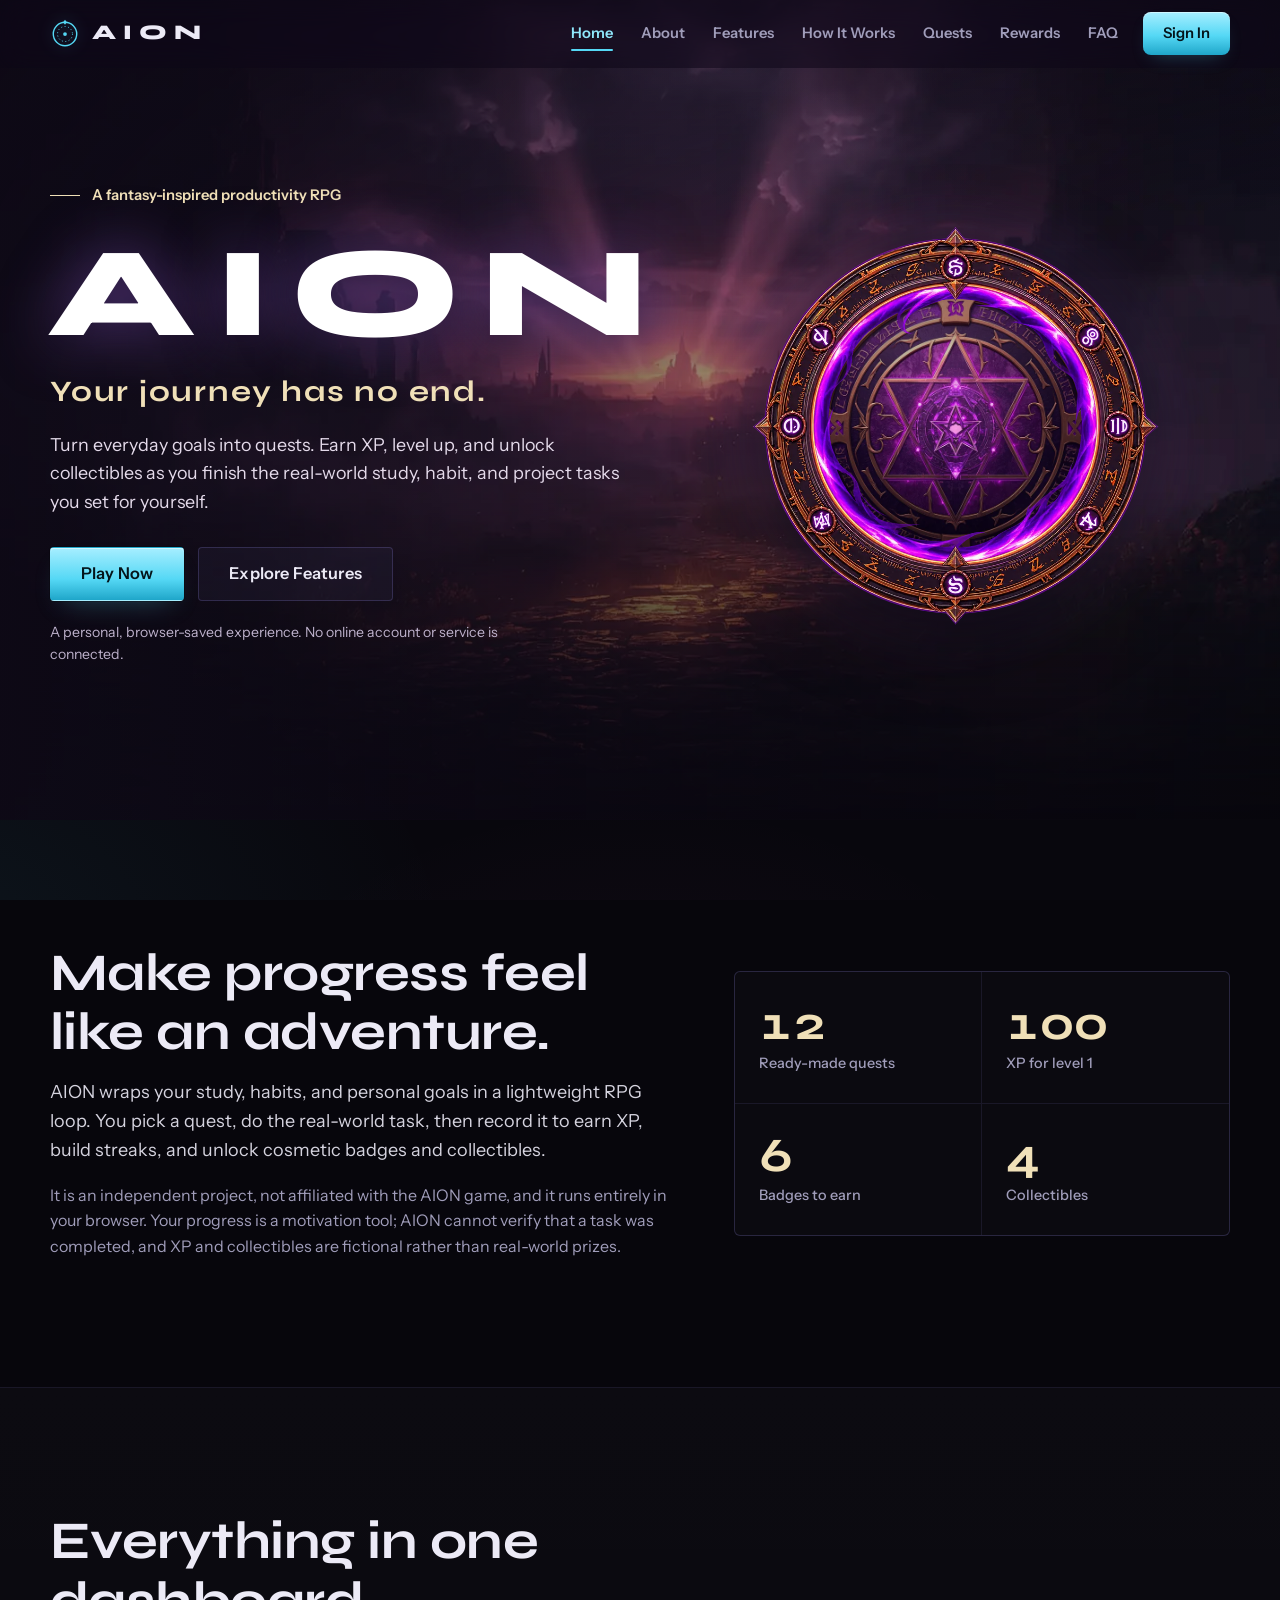
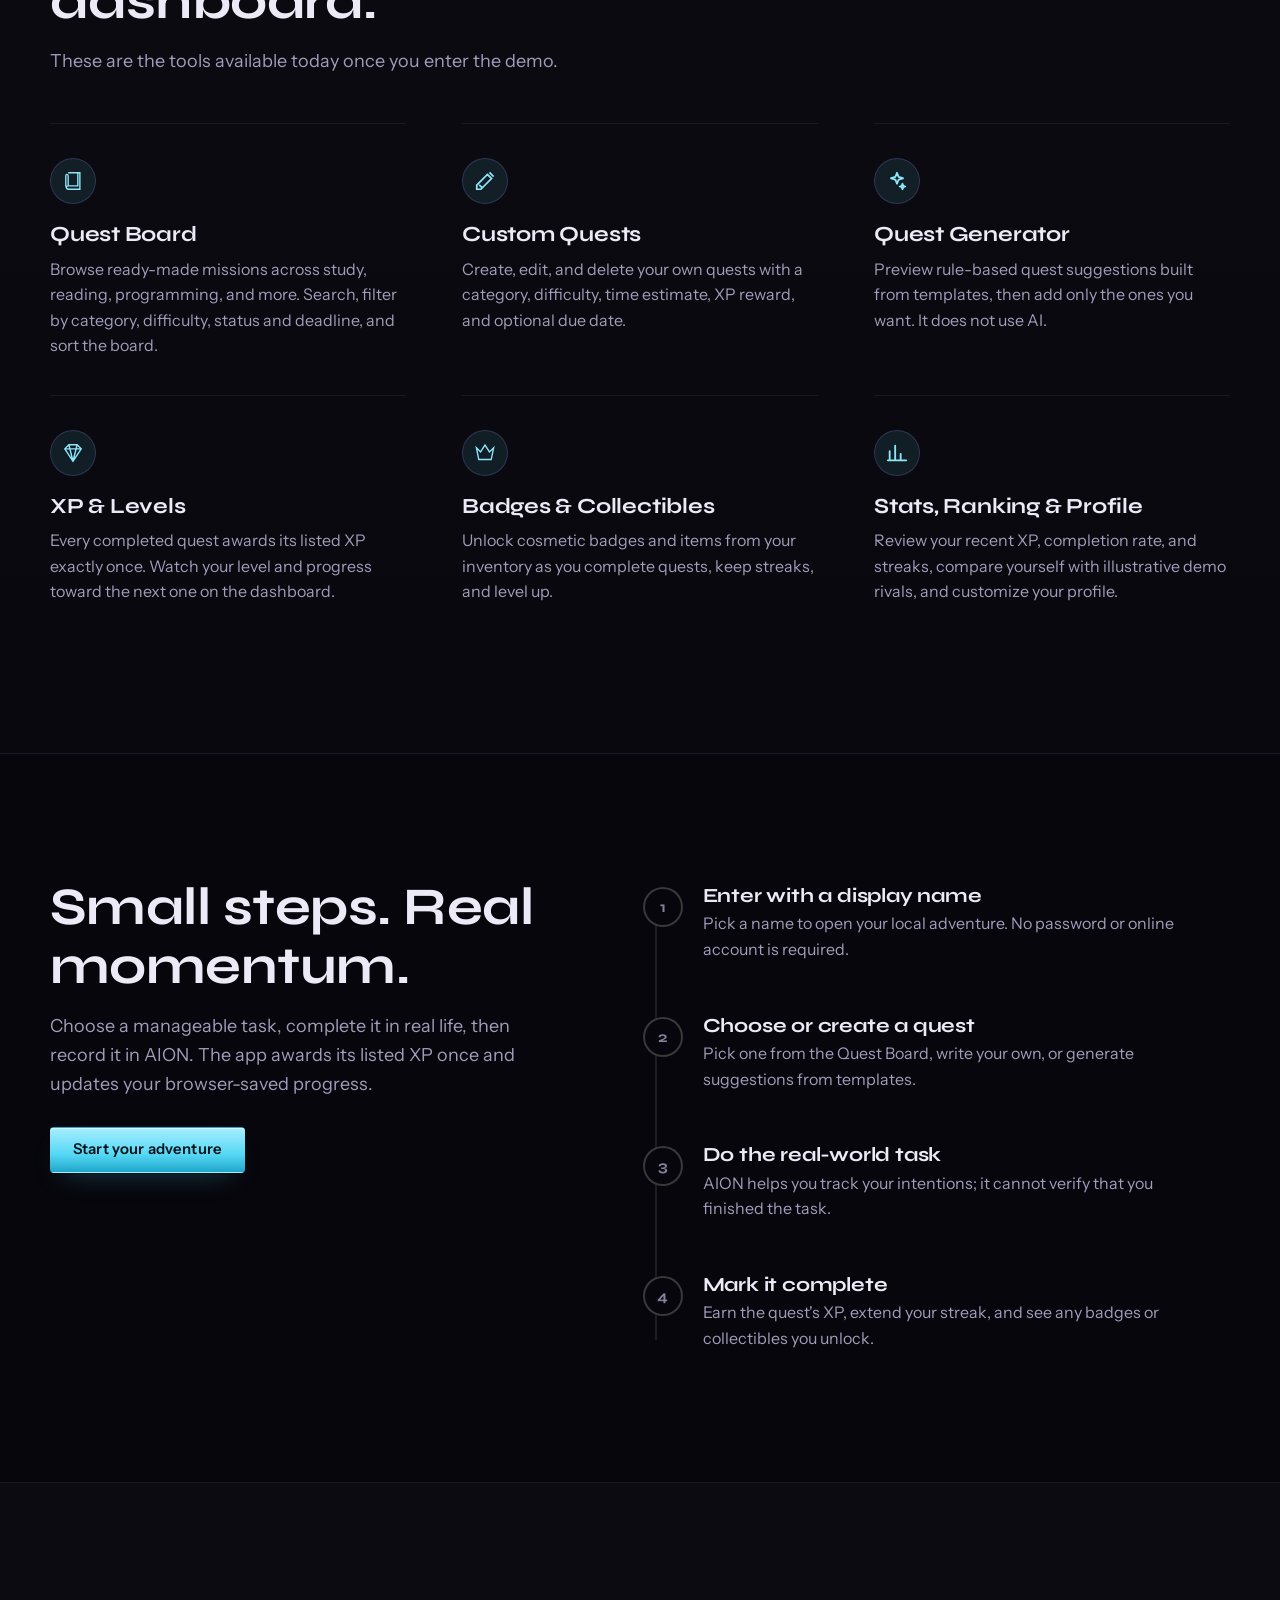
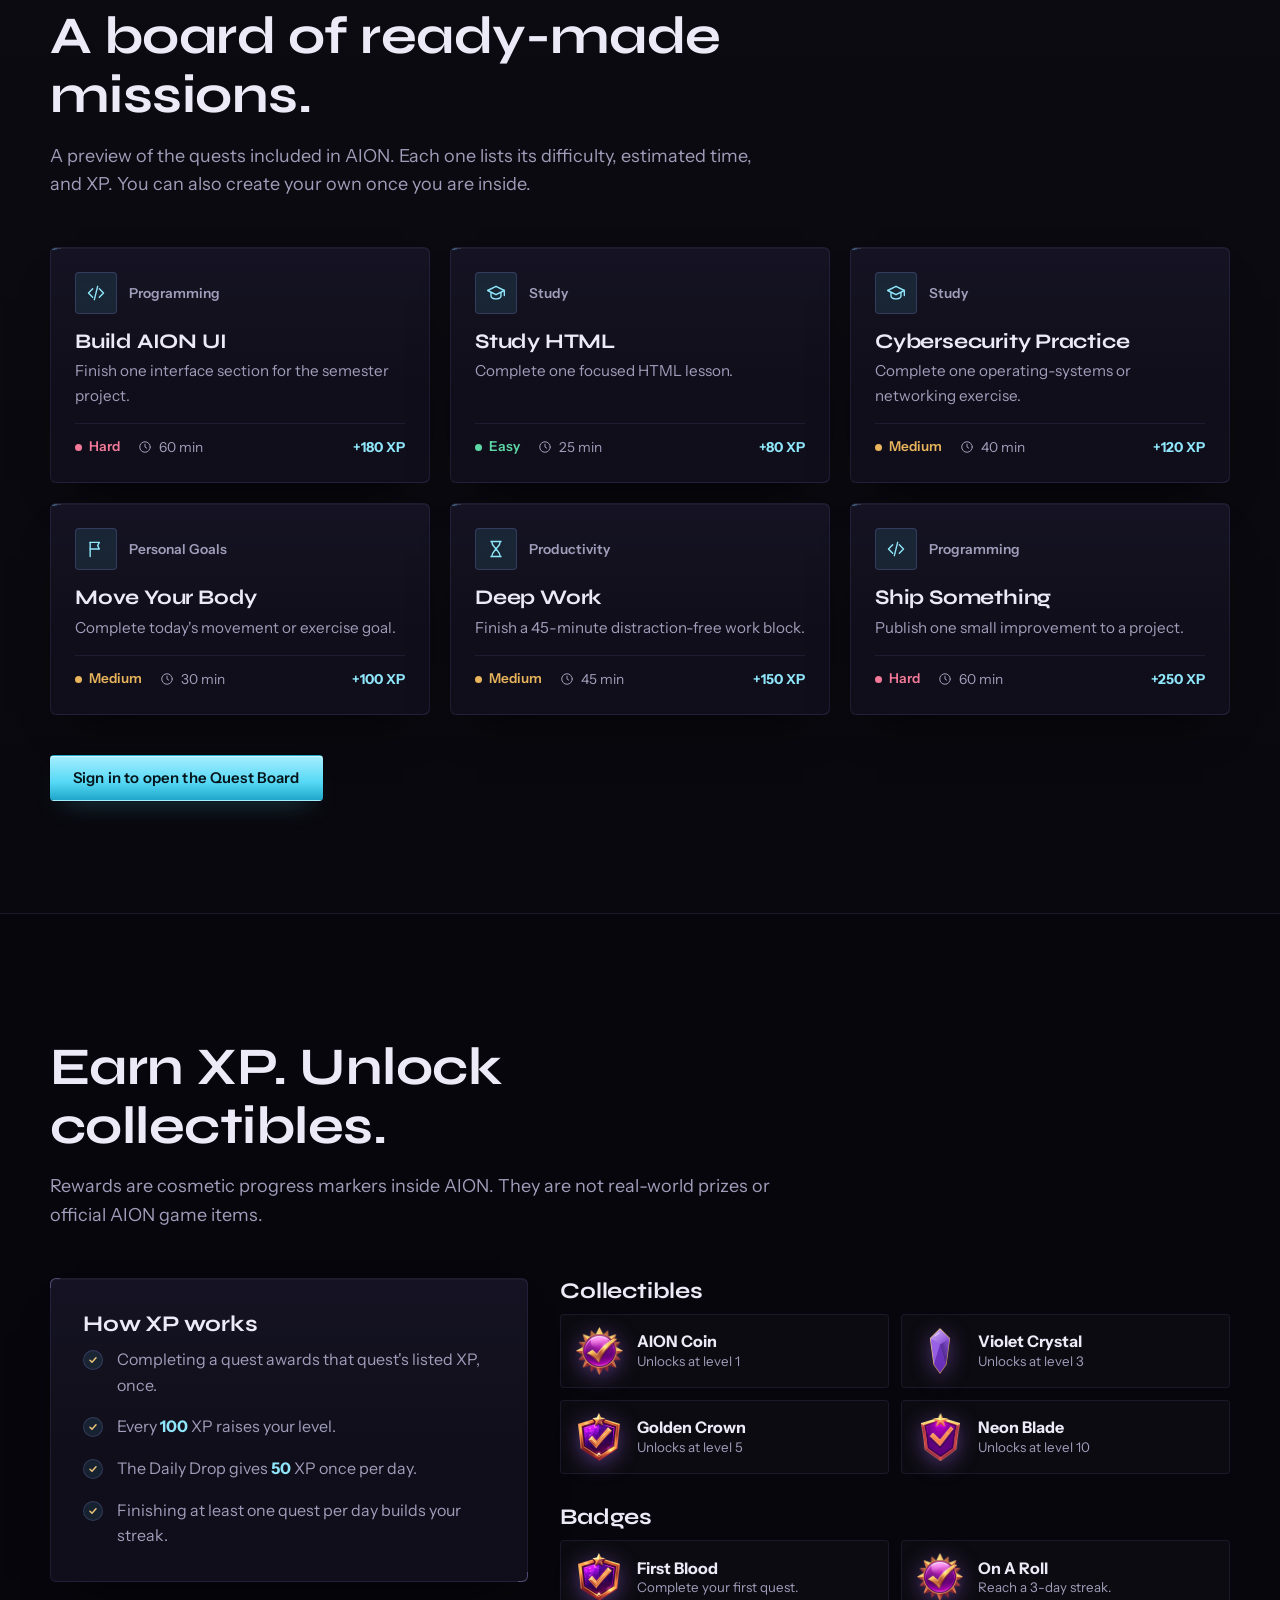
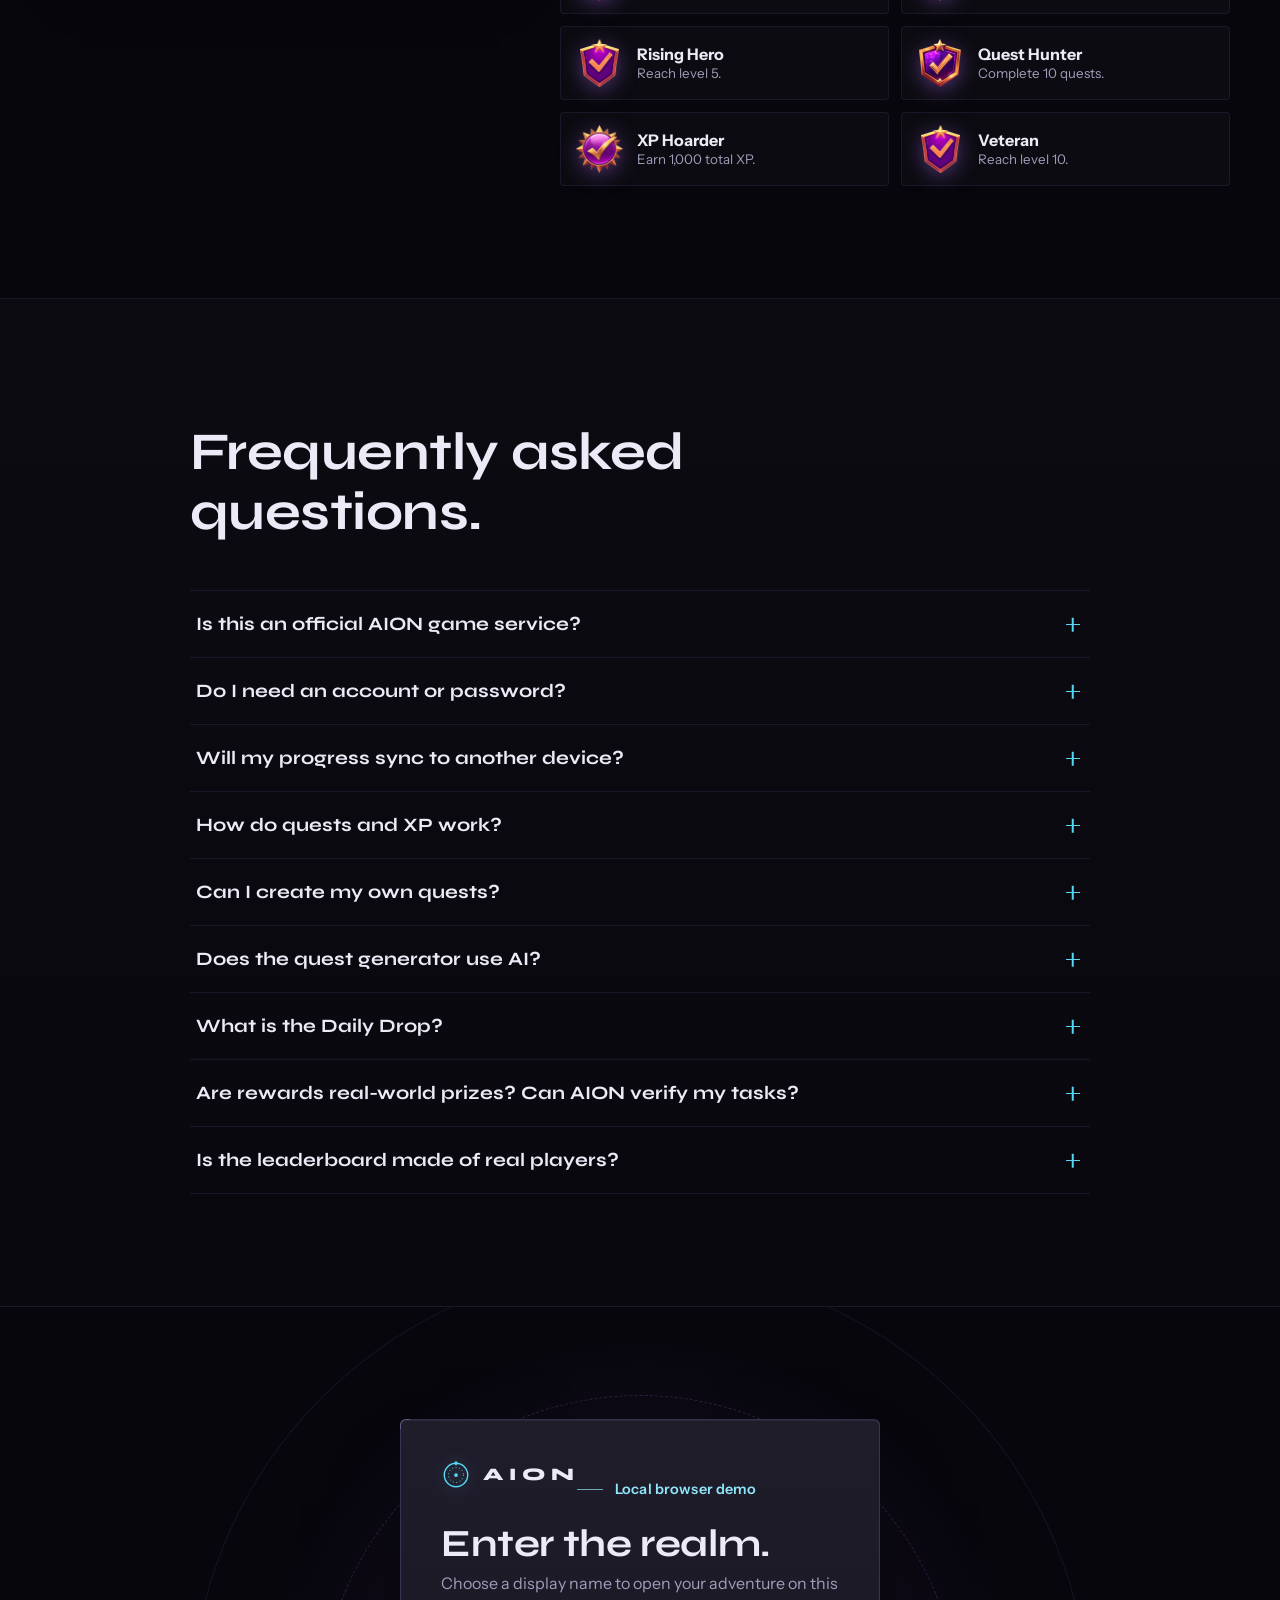
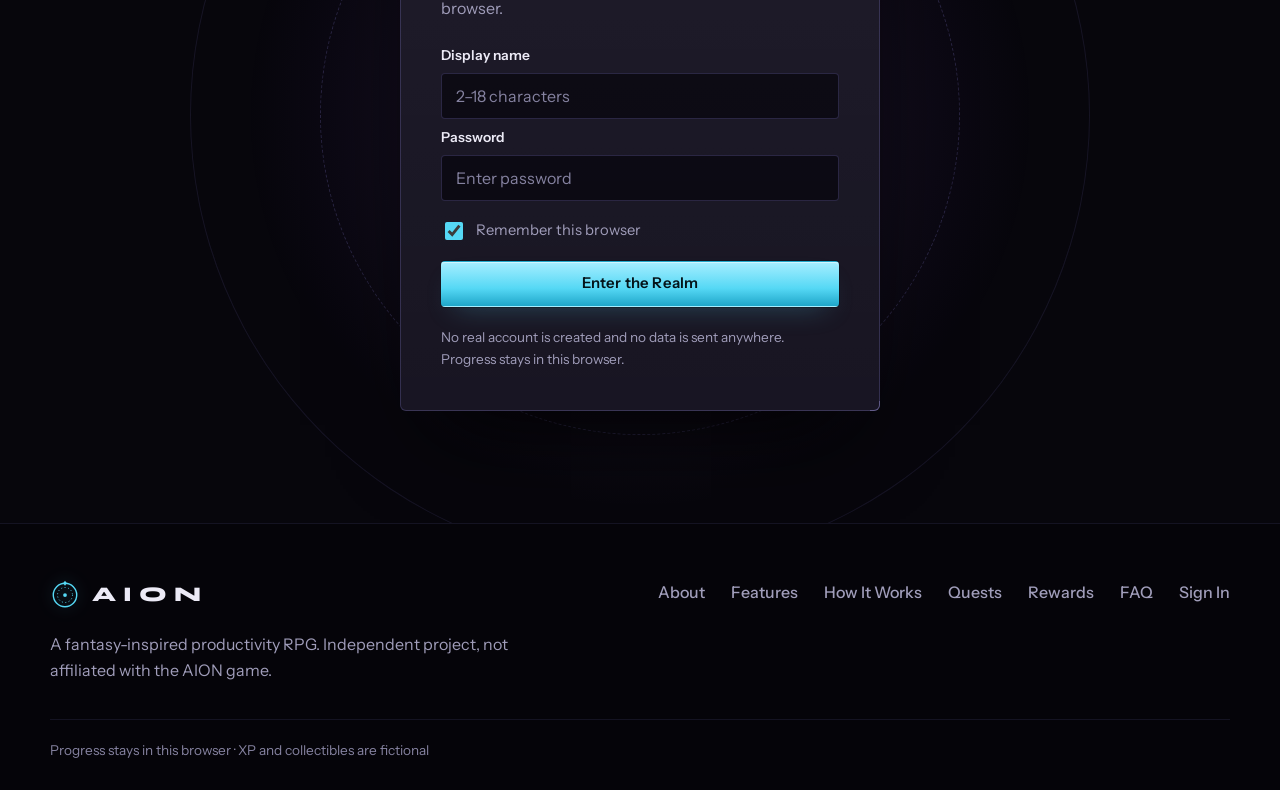
<file: index.html>
<!doctype html>
<html lang="en">
  <head>
    <meta charset="UTF-8" />
    <meta name="viewport" content="width=device-width, initial-scale=1.0" />
    <meta
      name="description"
      content="Turn everyday goals into quests with AION, a fantasy-inspired productivity RPG. Track your progress, earn XP, and build your legend."
    />
    <meta name="keywords" content="AION, AION website, fantasy productivity RPG, quests, XP, level progression" />
    <meta name="author" content="AION" />
    <meta name="robots" content="index, follow" />
    <meta name="theme-color" content="#07060C" />
    <meta property="og:type" content="website" />
    <meta property="og:title" content="AION — Your Journey Has No End" />
    <meta
      property="og:description"
      content="Turn everyday goals into quests. Earn XP. Level up. Build your legend."
    />
    <meta
      property="og:image"
      content="https://pookie-bear11.github.io/AION/assets/images/hero-bg.webp"
    />
    <link rel="canonical" href="https://pookie-bear11.github.io/AION/" />
    <link rel="icon" href="assets/icons/aion.svg" type="image/svg+xml" />
    <title>AION — Your Journey Has No End</title>
    <link rel="preconnect" href="https://fonts.googleapis.com" />
    <link rel="preconnect" href="https://fonts.gstatic.com" crossorigin />
    <link
      href="https://fonts.googleapis.com/css2?family=Instrument+Sans:wght@400;500;600;700&family=Syne:wght@600;700;800&display=swap"
      rel="stylesheet"
    />
    <link
      rel="preload"
      as="image"
      href="assets/images/hero-bg.webp"
      type="image/webp"
    />
    <link rel="stylesheet" href="css/style.css" />
    <link rel="stylesheet" href="css/landing.css" />
    <link rel="stylesheet" href="css/dashboard.css" />
    <link rel="stylesheet" href="css/quests.css" />
    <link rel="stylesheet" href="css/responsive.css" />
  </head>
  <body class="login-active">
    <a class="skip-link" href="#mainContent">Skip to main content</a>

    <!-- ===================== PUBLIC LANDING PAGE ===================== -->
    <div id="loginScreen" class="landing">
      <header class="public-header" id="publicHeader">
        <div class="container public-header-inner">
          <a class="brand" href="#home" aria-label="AION home"><svg class="brand-mark" viewBox="0 0 32 32" aria-hidden="true"><circle cx="16" cy="16" r="12.5" fill="none" stroke="currentColor" stroke-width="1.5"/><circle cx="16" cy="16" r="8" fill="none" stroke="currentColor" stroke-width="1" stroke-dasharray="1.1 2.6"/><path d="M16 .8l2 2.6-2 2.6-2-2.6z" fill="currentColor"/><circle cx="16" cy="16" r="2" fill="currentColor"/></svg><span>AION</span></a>
          <button
            class="nav-toggle"
            id="publicNavToggle"
            type="button"
            aria-label="Toggle navigation menu"
            aria-expanded="false"
            aria-controls="publicNav"
          >
            <svg viewBox="0 0 24 24" width="22" height="22" aria-hidden="true">
              <path
                d="M4 7h16M4 12h16M4 17h16"
                fill="none"
                stroke="currentColor"
                stroke-width="2"
                stroke-linecap="round"
              />
            </svg>
          </button>
          <nav id="publicNav" class="public-nav" aria-label="Public navigation">
            <a href="#home" data-spy="home">Home</a>
            <a href="#about" data-spy="about">About</a>
            <a href="#features" data-spy="features">Features</a>
            <a href="#how" data-spy="how">How It Works</a>
            <a href="#quests" data-spy="quests">Quests</a>
            <a href="#rewards" data-spy="rewards">Rewards</a>
            <a href="#faq" data-spy="faq">FAQ</a>
            <a href="#signin" class="nav-signin" data-spy="signin">Sign In</a>
          </nav>
        </div>
      </header>

      <main id="mainContent" tabindex="-1">
        <!-- A. HERO -->
        <section id="home" class="hero" aria-labelledby="heroTitle">
          <div class="hero-bg" aria-hidden="true"></div>
          <div class="embers" aria-hidden="true">
            <i style="--x:8%;--s:3px;--d:11s;--delay:-2s;--dx:40px"></i><i style="--x:16%;--s:2px;--d:14s;--delay:-7s;--dx:-30px"></i><i style="--x:24%;--s:4px;--d:12s;--delay:-4s;--dx:60px"></i><i style="--x:33%;--s:2px;--d:16s;--delay:-9s;--dx:-50px"></i><i style="--x:41%;--s:3px;--d:10s;--delay:-1s;--dx:30px"></i><i style="--x:52%;--s:2px;--d:15s;--delay:-6s;--dx:-20px"></i><i style="--x:61%;--s:4px;--d:13s;--delay:-11s;--dx:50px"></i><i style="--x:70%;--s:3px;--d:11s;--delay:-5s;--dx:-40px"></i><i style="--x:79%;--s:2px;--d:17s;--delay:-3s;--dx:35px"></i><i style="--x:88%;--s:3px;--d:12s;--delay:-8s;--dx:-55px"></i><i style="--x:95%;--s:2px;--d:14s;--delay:-10s;--dx:20px"></i>
          </div>
          <div class="container hero-grid">
            <div class="hero-copy">
              <span class="kicker">A fantasy-inspired productivity RPG</span>
              <h1 id="heroTitle">
                <span class="hero-title">AION</span
                ><span class="hero-sub">Your journey has no end.</span>
              </h1>
              <p>
                Turn everyday goals into quests. Earn XP, level up, and unlock
                collectibles as you finish the real-world study, habit, and
                project tasks you set for yourself.
              </p>
              <div class="hero-actions">
                <a class="btn btn-primary btn-lg" href="#signin"
                  >Play Now</a
                >
                <a class="btn btn-light btn-lg" href="#features"
                  >Explore Features</a
                >
              </div>
              <p class="hero-note">
                A personal, browser-saved experience. No online account or
                service is connected.
              </p>
            </div>
            <div class="hero-portal" aria-hidden="true">
              <img
                class="portal-sigil"
                src="assets/images/sigil.webp"
                alt=""
                width="600"
                height="600"
                decoding="async"
              />
              <img
                class="portal-ring"
                src="assets/images/portal.webp"
                alt=""
                width="800"
                height="800"
                decoding="async"
              />
            </div>
          </div>
        </section>

        <!-- B. ABOUT -->
        <section id="about" class="section" aria-labelledby="aboutTitle">
          <div class="container about-grid">
            <div>
              <h2 id="aboutTitle">Make progress feel like an adventure.</h2>
              <p class="lead">
                AION wraps your study, habits, and personal goals in a
                lightweight RPG loop. You pick a quest, do the real-world task,
                then record it to earn XP, build streaks, and unlock cosmetic
                badges and collectibles.
              </p>
              <p>
                It is an independent project, not affiliated with the AION game,
                and it runs entirely in your browser. Your progress is a
                motivation tool; AION cannot verify that a task was completed,
                and XP and collectibles are fictional rather than real-world
                prizes.
              </p>
            </div>
            <dl
              class="about-stats"
              id="aboutStats"
              aria-label="AION at a glance"
            >
              <div>
                <dt>Ready-made quests</dt>
                <dd data-fill="questCount">—</dd>
              </div>
              <div>
                <dt>XP for level 1</dt>
                <dd data-fill="xpPerLevel">—</dd>
              </div>
              <div>
                <dt>Badges to earn</dt>
                <dd data-fill="badgeCount">—</dd>
              </div>
              <div>
                <dt>Collectibles</dt>
                <dd data-fill="itemCount">—</dd>
              </div>
            </dl>
          </div>
        </section>

        <!-- C. FEATURES -->
        <section
          id="features"
          class="section section-alt"
          aria-labelledby="featuresTitle"
        >
          <div class="container">
            <div class="section-head">
              <h2 id="featuresTitle">Everything in one dashboard.</h2>
              <p class="lead">
                These are the tools available today once you enter the demo.
              </p>
            </div>
            <div class="feature-grid">
              <article class="feature-card">
                <span class="icon-tile"
                  ><svg viewBox="0 0 64 64" aria-hidden="true">
                    <path
                      fill="none"
                      stroke="currentColor"
                      stroke-width="4"
                      d="M18 8h34v48H18c-7 0-7-10 0-10h28V8M18 46V18c0-7-7-7-7 0v28c0 7 7 10 7 10"
                    /></svg
                ></span>
                <h3>Quest Board</h3>
                <p>
                  Browse ready-made missions across study, reading, programming,
                  and more. Search, filter by category, difficulty, status and
                  deadline, and sort the board.
                </p>
              </article>
              <article class="feature-card">
                <span class="icon-tile"
                  ><svg viewBox="0 0 64 64" aria-hidden="true">
                    <path
                      fill="none"
                      stroke="currentColor"
                      stroke-width="5"
                      d="M45 7l12 12M39 13l12 12L20 56H8v-12zM15 43l10 10"
                    /></svg
                ></span>
                <h3>Custom Quests</h3>
                <p>
                  Create, edit, and delete your own quests with a category,
                  difficulty, time estimate, XP reward, and optional due date.
                </p>
              </article>
              <article class="feature-card">
                <span class="icon-tile"
                  ><svg viewBox="0 0 24 24" aria-hidden="true">
                    <path
                      fill="none"
                      stroke="currentColor"
                      stroke-width="2"
                      stroke-linecap="round"
                      stroke-linejoin="round"
                      d="M12 3l1.8 4.6L18.5 9l-4.7 1.4L12 15l-1.8-4.6L5.5 9l4.7-1.4zM18 15l.8 2.2L21 18l-2.2.8L18 21l-.8-2.2L15 18l2.2-.8z"
                    /></svg
                ></span>
                <h3>Quest Generator</h3>
                <p>
                  Preview rule-based quest suggestions built from templates,
                  then add only the ones you want. It does not use AI.
                </p>
              </article>
              <article class="feature-card">
                <span class="icon-tile"
                  ><svg viewBox="0 0 64 64" aria-hidden="true">
                    <path
                      fill="none"
                      stroke="currentColor"
                      stroke-width="4"
                      d="M8 20l12-12h24l12 12-24 36zM8 20h48M20 8l12 48M44 8L32 56"
                    /></svg
                ></span>
                <h3>XP &amp; Levels</h3>
                <p>
                  Every completed quest awards its listed XP exactly once. Watch
                  your level and progress toward the next one on the dashboard.
                </p>
              </article>
              <article class="feature-card">
                <span class="icon-tile"
                  ><svg viewBox="0 0 64 64" aria-hidden="true">
                    <path
                      fill="none"
                      stroke="currentColor"
                      stroke-width="4"
                      d="M7 17l12 12 13-20 13 20 12-12-7 34H14z"
                    /></svg
                ></span>
                <h3>Badges &amp; Collectibles</h3>
                <p>
                  Unlock cosmetic badges and items from your inventory as you
                  complete quests, keep streaks, and level up.
                </p>
              </article>
              <article class="feature-card">
                <span class="icon-tile"
                  ><svg viewBox="0 0 24 24" aria-hidden="true">
                    <path
                      fill="none"
                      stroke="currentColor"
                      stroke-width="2"
                      stroke-linecap="round"
                      stroke-linejoin="round"
                      d="M4 20V10M10 20V4M16 20v-7M22 20H2"
                    /></svg
                ></span>
                <h3>Stats, Ranking &amp; Profile</h3>
                <p>
                  Review your recent XP, completion rate, and streaks, compare
                  yourself with illustrative demo rivals, and customize your
                  profile.
                </p>
              </article>
            </div>
          </div>
        </section>

        <!-- D. HOW IT WORKS -->
        <section id="how" class="section" aria-labelledby="howTitle">
          <div class="container how-grid">
            <div>
              <h2 id="howTitle">Small steps. Real momentum.</h2>
              <p class="lead">
                Choose a manageable task, complete it in real life, then record
                it in AION. The app awards its listed XP once and updates your
                browser-saved progress.
              </p>
              <a class="btn btn-primary" href="#signin"
                >Start your adventure</a
              >
            </div>
            <ol class="steps" id="steps">
              <li>
                <b aria-hidden="true">1</b>
                <div>
                  <h3>Enter with a display name</h3>
                  <p>
                    Pick a name to open your local adventure. No password or
                    online account is required.
                  </p>
                </div>
              </li>
              <li>
                <b aria-hidden="true">2</b>
                <div>
                  <h3>Choose or create a quest</h3>
                  <p>
                    Pick one from the Quest Board, write your own, or generate
                    suggestions from templates.
                  </p>
                </div>
              </li>
              <li>
                <b aria-hidden="true">3</b>
                <div>
                  <h3>Do the real-world task</h3>
                  <p>
                    AION helps you track your intentions; it cannot verify that
                    you finished the task.
                  </p>
                </div>
              </li>
              <li>
                <b aria-hidden="true">4</b>
                <div>
                  <h3>Mark it complete</h3>
                  <p>
                    Earn the quest's XP, extend your streak, and see any badges
                    or collectibles you unlock.
                  </p>
                </div>
              </li>
            </ol>
          </div>
        </section>

        <!-- E. QUESTS -->
        <section
          id="quests"
          class="section section-alt"
          aria-labelledby="questsTitle"
        >
          <div class="container">
            <div class="section-head">
              <h2 id="questsTitle">A board of ready-made missions.</h2>
              <p class="lead">
                A preview of the quests included in AION. Each one lists its
                difficulty, estimated time, and XP. You can also create your own
                once you are inside.
              </p>
            </div>
            <div class="card-grid" id="questPreview" aria-live="polite"></div>
            <div class="section-cta">
              <a class="btn btn-primary" href="#signin"
                >Sign in to open the Quest Board</a
              >
            </div>
          </div>
        </section>

        <!-- F. REWARDS -->
        <section id="rewards" class="section" aria-labelledby="rewardsTitle">
          <div class="container">
            <div class="section-head">
              <h2 id="rewardsTitle">Earn XP. Unlock collectibles.</h2>
              <p class="lead">
                Rewards are cosmetic progress markers inside AION. They are not
                real-world prizes or official AION game items.
              </p>
            </div>
            <div class="rewards-grid">
              <div class="card reward-rules">
                <h3>How XP works</h3>
                <ul class="check-list">
                  <li>
                    Completing a quest awards that quest's listed XP, once.
                  </li>
                  <li>
                    Every <b data-fill="xpPerLevel">1,000</b> XP raises your
                    level.
                  </li>
                  <li>
                    The Daily Drop gives <b data-fill="dailyXp">50</b> XP once
                    per day.
                  </li>
                  <li>
                    Finishing at least one quest per day builds your streak.
                  </li>
                </ul>
              </div>
              <div class="reward-showcase">
                <h3>Collectibles</h3>
                <div class="mini-grid" id="itemPreview"></div>
                <h3>Badges</h3>
                <div class="mini-grid" id="badgePreview"></div>
              </div>
            </div>
          </div>
        </section>

        <!-- G. FAQ -->
        <section
          id="faq"
          class="section section-alt"
          aria-labelledby="faqTitle"
        >
          <div class="container faq-wrap">
            <div class="section-head">
              <h2 id="faqTitle">Frequently asked questions.</h2>
            </div>
            <div class="faq-list">
              <details>
                <summary>Is this an official AION game service?</summary>
                <p>
                  No. AION here is an independent, fantasy-inspired productivity
                  RPG and is not affiliated with the AION game.
                </p>
              </details>
              <details>
                <summary>Do I need an account or password?</summary>
                <p>
                  No. There is no real account system. You enter a display name
                  to open the experience on this browser. Please do not enter
                  real credentials or sensitive information.
                </p>
              </details>
              <details>
                <summary>Will my progress sync to another device?</summary>
                <p>
                  No. Progress is saved in this browser's local storage. It does
                  not sync between devices, and clearing browser data (or using
                  Reset in Settings) removes it.
                </p>
              </details>
              <details>
                <summary>How do quests and XP work?</summary>
                <p>
                  Each quest lists the XP it awards. Marking a quest complete
                  grants that XP one time. Every 1,000 XP raises your level.
                </p>
              </details>
              <details>
                <summary>Can I create my own quests?</summary>
                <p>
                  Yes. You can create, edit, and delete custom quests, or use
                  the generator to preview template-based suggestions and add
                  the ones you like.
                </p>
              </details>
              <details>
                <summary>Does the quest generator use AI?</summary>
                <p>
                  No. It picks from a small set of built-in templates based on
                  the category, difficulty, and time you choose.
                </p>
              </details>
              <details>
                <summary>What is the Daily Drop?</summary>
                <p>
                  A small XP bonus you can claim once per calendar day from your
                  dashboard.
                </p>
              </details>
              <details>
                <summary>
                  Are rewards real-world prizes? Can AION verify my tasks?
                </summary>
                <p>
                  No to both. XP, badges, and collectibles are fictional and
                  cosmetic, and AION cannot check whether you actually completed
                  a task. It is a motivation tool.
                </p>
              </details>
              <details>
                <summary>Is the leaderboard made of real players?</summary>
                <p>
                  No. The ranking compares you with illustrative demo rivals so
                  you can see how your XP stacks up.
                </p>
              </details>
            </div>
          </div>
        </section>

        <!-- SIGN IN (existing local demo gate, preserved) -->
        <section
          id="signin"
          class="section signin-section"
          aria-labelledby="signinTitle"
        >
          <div class="container">
            <div class="signin-card card">
              <div class="brand"><svg class="brand-mark" viewBox="0 0 32 32" aria-hidden="true"><circle cx="16" cy="16" r="12.5" fill="none" stroke="currentColor" stroke-width="1.5"/><circle cx="16" cy="16" r="8" fill="none" stroke="currentColor" stroke-width="1" stroke-dasharray="1.1 2.6"/><path d="M16 .8l2 2.6-2 2.6-2-2.6z" fill="currentColor"/><circle cx="16" cy="16" r="2" fill="currentColor"/></svg><span>AION</span></div>
              <span class="eyebrow">Local browser demo</span>
              <h2 id="signinTitle">Enter the realm.</h2>
              <p class="signin-lede" id="loginHelp">Choose a display name to open your adventure on this browser.</p>
              <form id="loginForm" class="form" novalidate>
                <div class="field">
                  <label for="loginUsername">Display name</label>
                  <input
                    id="loginUsername"
                    name="username"
                    type="text"
                    autocomplete="username"
                    placeholder="2–18 characters"
                    minlength="2"
                    maxlength="18"
                    required
                    aria-describedby="loginHelp loginError"
                  />
                  <label for="password">Password</label>
                  <input
                    id="password"
                    name="password"
                    type="password"
                    placeholder="Enter password"
                    minlength="2"
                    maxlength="18"
                    required
                    aria-describedby="loginHelp loginError"
                  />
                  <p
                    id="loginError"
                    class="field-error"
                    role="alert"
                    hidden
                  ></p>
                </div>
                <label class="check"
                  ><input id="rememberMe" type="checkbox" checked /><span
                    >Remember this browser</span
                  ></label
                >
                <button
                  id="loginSubmit"
                  class="btn btn-primary btn-block"
                  type="submit"
                >
                  <span class="btn-label">Enter the Realm</span>
                </button>
              </form>
              <p class="signin-note">
                No real account is created and no data is sent anywhere.
                Progress stays in this browser.
              </p>
            </div>
          </div>
        </section>
      </main>

      <!-- H. FOOTER -->
      <footer class="public-footer">
        <div class="container footer-grid">
          <div>
            <a class="brand" href="#home" aria-label="AION home"><svg class="brand-mark" viewBox="0 0 32 32" aria-hidden="true"><circle cx="16" cy="16" r="12.5" fill="none" stroke="currentColor" stroke-width="1.5"/><circle cx="16" cy="16" r="8" fill="none" stroke="currentColor" stroke-width="1" stroke-dasharray="1.1 2.6"/><path d="M16 .8l2 2.6-2 2.6-2-2.6z" fill="currentColor"/><circle cx="16" cy="16" r="2" fill="currentColor"/></svg><span>AION</span></a>
            <p class="muted">
              A fantasy-inspired productivity RPG. Independent project, not
              affiliated with the AION game.
            </p>
          </div>
          <nav aria-label="Footer navigation" class="footer-nav">
            <a href="#about">About</a><a href="#features">Features</a
            ><a href="#how">How It Works</a> <a href="#quests">Quests</a
            ><a href="#rewards">Rewards</a><a href="#faq">FAQ</a
            ><a href="#signin">Sign In</a>
          </nav>
        </div>
        <div class="container footer-bottom">
          <span
            >Progress stays in this browser · XP and collectibles are
            fictional</span
          >
        </div>
      </footer>
    </div>

    <div id="loadingScreen" class="loading-screen" role="status">
      <div class="loading-ring" aria-hidden="true"></div>
      <div class="loading-title">AION</div>
      <small>Your journey has no end.</small>
    </div>

    <!-- ===================== APPLICATION (after demo sign-in) ===================== -->
    <header class="site-header" id="appHeader" aria-hidden="true" inert>
      <a class="brand" href="#/dashboard" aria-label="AION dashboard"><svg class="brand-mark" viewBox="0 0 32 32" aria-hidden="true"><circle cx="16" cy="16" r="12.5" fill="none" stroke="currentColor" stroke-width="1.5"/><circle cx="16" cy="16" r="8" fill="none" stroke="currentColor" stroke-width="1" stroke-dasharray="1.1 2.6"/><path d="M16 .8l2 2.6-2 2.6-2-2.6z" fill="currentColor"/><circle cx="16" cy="16" r="2" fill="currentColor"/></svg><span>AION</span></a>
      <div class="header-player">
        <span class="hp-orb" id="headerOrb" aria-hidden="true">P</span>
        <span id="headerName">PLAYER</span><b id="headerLevel">LV 1</b>
        <span class="hp-xp" aria-hidden="true"><i id="headerXp"></i></span>
      </div>
      <button
        class="menu-toggle"
        id="menuToggle"
        type="button"
        aria-label="Toggle application navigation"
        aria-expanded="false"
        aria-controls="mainNav"
      >
        <svg viewBox="0 0 24 24" width="22" height="22" aria-hidden="true">
          <path
            d="M4 7h16M4 12h16M4 17h16"
            fill="none"
            stroke="currentColor"
            stroke-width="2"
            stroke-linecap="round"
          />
        </svg>
      </button>
      <nav id="mainNav" aria-label="Application navigation">
        <a href="#/dashboard" data-route="dashboard"><svg class="ico" viewBox="0 0 24 24" fill="none" stroke="currentColor" stroke-width="1.6" stroke-linecap="round" stroke-linejoin="round" aria-hidden="true"><circle cx="12" cy="12" r="9"/><circle cx="12" cy="12" r="3"/><path d="M12 3v3M12 18v3M3 12h3M18 12h3"/></svg>Dashboard</a>
        <a href="#/quests" data-route="quests"><svg class="ico" viewBox="0 0 24 24" fill="none" stroke="currentColor" stroke-width="1.6" stroke-linecap="round" stroke-linejoin="round" aria-hidden="true"><path d="M5 21V4"/><path d="M5 4h12l-2.5 4L17 12H5"/></svg>Quests</a>
        <a href="#/inventory" data-route="inventory"><svg class="ico" viewBox="0 0 24 24" fill="none" stroke="currentColor" stroke-width="1.6" stroke-linecap="round" stroke-linejoin="round" aria-hidden="true"><path d="M12 3l8 4.5v9L12 21l-8-4.5v-9z"/><path d="M12 12l8-4.5M12 12v9M12 12 4 7.5"/></svg>Inventory</a>
        <a href="#/leaderboard" data-route="leaderboard"><svg class="ico" viewBox="0 0 24 24" fill="none" stroke="currentColor" stroke-width="1.6" stroke-linecap="round" stroke-linejoin="round" aria-hidden="true"><path d="m6 11 6-6 6 6"/><path d="m6 18 6-6 6 6"/></svg>Ranking</a>
        <a href="#/profile" data-route="profile"><svg class="ico" viewBox="0 0 24 24" fill="none" stroke="currentColor" stroke-width="1.6" stroke-linecap="round" stroke-linejoin="round" aria-hidden="true"><circle cx="12" cy="8" r="4"/><path d="M4 21c0-4 3.6-7 8-7s8 3 8 7"/></svg>Profile</a>
        <a href="#/stats" data-route="stats"><svg class="ico" viewBox="0 0 24 24" fill="none" stroke="currentColor" stroke-width="1.6" stroke-linecap="round" stroke-linejoin="round" aria-hidden="true"><path d="M3 3v18h18"/><path d="m7 15 4-5 3 3 5-7"/></svg>Stats</a>
        <a href="#/settings" data-route="settings"><svg class="ico" viewBox="0 0 24 24" fill="none" stroke="currentColor" stroke-width="1.6" stroke-linecap="round" stroke-linejoin="round" aria-hidden="true"><path d="M4 7h9M19 7h1M4 17h1M11 17h9"/><circle cx="16" cy="7" r="2.2"/><circle cx="8" cy="17" r="2.2"/></svg>Settings</a>
        <button class="logout-button" id="logoutButton" type="button">
          <svg class="ico" viewBox="0 0 24 24" fill="none" stroke="currentColor" stroke-width="1.6" stroke-linecap="round" stroke-linejoin="round" aria-hidden="true"><path d="M9 4H5v16h4"/><path d="m16 8 4 4-4 4M20 12H9"/></svg>Log out
        </button>
      </nav>
    </header>

    <main id="app" tabindex="-1" aria-hidden="true" inert>
      <!-- DASHBOARD -->
      <section
        class="view dashboard-view"
        data-view="dashboard"
        aria-label="Dashboard"
      >
        <div class="deck">
          <div class="deck-bg" aria-hidden="true"><img src="assets/images/portal.webp" alt="" width="800" height="800" decoding="async" /></div>
          <div class="deck-main">
            <div class="deck-copy">
              <div class="deck-id">
                <span class="avatar-orb" id="dashboardAvatar" aria-hidden="true">P</span>
                <span>Welcome back &middot; Adventurer, level <b id="dashboardLevel">1</b></span>
              </div>
              <h1 id="dashboardPlayer">PLAYER</h1>
              <div class="xp-block">
                <div class="xp-head">
                  <span>Experience</span>
                  <b><i id="dashboardXp">0</i> / <span id="dashboardXpMax">1000</span> XP</b>
                </div>
                <div
                  class="xp-bar"
                  role="progressbar"
                  aria-label="Progress to next level"
                  aria-valuemin="0"
                  aria-valuemax="100"
                  aria-valuenow="0"
                  id="dashboardXpTrack"
                >
                  <i id="dashboardXpBar"></i>
                </div>
              </div>
              <div class="hero-actions">
                <a href="#/quests" class="btn btn-primary btn-lg">Open Quest Board</a>
                <button class="btn btn-light btn-lg" id="dailyRewardButton" type="button">
                  Claim Daily Drop
                </button>
              </div>
            </div>
            <div class="level-ring" aria-hidden="true">
              <svg viewBox="0 0 240 240">
                <circle class="ring-ticks-outer" cx="120" cy="120" r="114" pathLength="100" />
                <circle class="ring-ticks-major" cx="120" cy="120" r="114" pathLength="100" />
                <circle class="ring-track" cx="120" cy="120" r="98" />
                <circle class="ring-orbit" cx="120" cy="120" r="82" />
                <circle class="ring-fill" id="dashboardRing" cx="120" cy="120" r="98" pathLength="100" />
              </svg>
              <div class="ring-core"><small>Level</small><b id="dashboardLevelBig">1</b></div>
            </div>
          </div>
          <div class="telemetry" aria-label="Player summary">
            <div class="tele"><span>Total XP</span><b id="dashboardTotalXp">0</b></div>
            <div class="tele"><span>Streak</span><b><i id="dashboardStreak">0</i><small> days</small></b></div>
            <div class="tele"><span>Quests done</span><b id="dashboardQuestsDone">0</b></div>
            <div class="tele"><span>Demo rank</span><b id="dashboardRank">#—</b></div>
          </div>
        </div>

        <div class="dash-grid">
          <article class="panel-open active-quests-panel">
            <div class="panel-title">
              <h2>Active quests</h2>
              <a href="#/quests">View all</a>
            </div>
            <div id="dashboardQuestList"></div>
          </article>

          <div class="dash-side">
            <article class="card panel">
              <div class="panel-title"><h2>Board status</h2></div>
              <div class="quest-stats">
                <div><b id="qsActive">0</b><span>Active</span></div>
                <div><b id="qsDone">0</b><span>Completed</span></div>
                <div><b id="qsExpired">0</b><span>Expired</span></div>
                <div><b id="qsTotal">0</b><span>Total</span></div>
              </div>
              <div
                class="mini-progress"
                role="progressbar"
                aria-label="Quest completion"
                aria-valuemin="0"
                aria-valuemax="100"
                aria-valuenow="0"
                id="qsTrack"
              >
                <i id="qsBar"></i>
              </div>
              <small class="muted" id="qsText">0% of quests completed</small>
              <small class="muted" id="qsTodayText">Today: 0 quests completed</small>
            </article>

            <aside class="card panel reward-panel">
              <div class="panel-title">
                <h2>Rewards</h2>
                <a href="#/inventory">Inventory</a>
              </div>
              <div class="reward-line">
                <span class="reward-icon" aria-hidden="true"><svg class="ico" viewBox="0 0 24 24" width="20" height="20" fill="none" stroke="currentColor" stroke-width="1.7" stroke-linecap="round" stroke-linejoin="round"><path d="M12 3l1.8 4.6L18.5 9l-4.7 1.4L12 15l-1.8-4.6L5.5 9l4.7-1.4zM18 15l.8 2.2L21 18l-2.2.8L18 21l-.8-2.2L15 18l2.2-.8z"/></svg></span>
                <div>
                  <strong>Daily Drop</strong
                  ><small id="dailyStatus">Available now</small>
                </div>
                <b class="pill pill-gold"
                  ><span>+<span id="dailyXpValue">50</span> XP</span></b
                >
              </div>
              <div class="reward-line">
                <img
                  id="dashboardRewardImg"
                  src="assets/images/image38.png"
                  alt=""
                  width="40"
                  height="40"
                />
                <div>
                  <strong id="dashboardReward">Level 2</strong
                  ><small id="dashboardRewardText">100 XP remaining</small>
                </div>
              </div>
              <div class="mini-progress" aria-hidden="true">
                <i id="dashboardRewardBar"></i>
              </div>
              <small class="muted" id="dashboardNextItem"></small>
            </aside>
          </div>

          <article class="panel-open activity-panel">
            <div class="panel-title">
              <h2>Recent activity</h2>
              <a href="#/inventory">Full history</a>
            </div>
            <div id="dashboardActivity"></div>
          </article>
        </div>
        <article class="card panel level-demo" aria-labelledby="levelDemoTitle">
          <div class="panel-title">
            <div><span class="mini-label">Optional · local only</span><h2 id="levelDemoTitle">Level theme preview</h2></div>
            <button class="btn btn-light" id="toggleLevelDemo" type="button">Start demo mode</button>
          </div>
          <p class="muted">Preview progression colours and level-ups without changing your saved player progress.</p>
          <div id="demoControls" class="level-demo-controls hidden">
            <span id="demoIndicator" class="status status-active" hidden>DEMO PREVIEW</span>
            <div class="demo-level-controls">
              <label for="demoLevel">Preview level</label>
              <button class="btn btn-light btn-sm" id="demoLevelDown" type="button" aria-label="Decrease preview level">−</button>
              <input id="demoLevel" type="number" min="1" max="10000" value="1" inputmode="numeric" aria-label="Preview level">
              <button class="btn btn-light btn-sm" id="demoLevelUp" type="button" aria-label="Increase preview level">+</button>
            </div>
            <div class="demo-xp-controls">
              <label for="demoXpAmount">Simulated XP</label>
              <input id="demoXpAmount" type="number" min="1" max="10000000" value="100" inputmode="numeric">
              <button class="btn btn-light" id="addDemoXp" type="button">Add simulated XP</button>
            </div>
            <div id="demoPreview" class="level-demo-preview">
              <div class="demo-preview-head"><strong>Level <span id="demoLevelValue">1</span></strong><span id="demoThemeName">Cyan</span><span class="demo-theme-swatch" aria-hidden="true"></span></div>
              <div class="xp-head"><span>Experience</span><b><span id="demoXpValue">0</span> / <span id="demoXpRequired">100</span> XP</b></div>
              <div class="xp-bar" role="progressbar" aria-label="Demo progress to next level" aria-valuemin="0" aria-valuemax="100" aria-valuenow="0" id="demoXpTrack"><i id="demoXpBar"></i></div>
              <small id="demoXpRemaining" class="muted">100 XP to the next level</small>
            </div>
            <div class="demo-apply-controls">
              <button class="btn btn-primary" id="applyDemoToDashboard" type="button">Apply to Dashboard</button>
              <small class="muted">Applying replaces your saved level progression, including lifetime XP.</small>
            </div>
          </div>
        </article>
      </section>

      <!-- QUESTS -->
      <section class="view quests-view" data-view="quests" aria-label="Quests">
        <div class="page-banner">
          <div>
            <h2>Mission control</h2>
            <p>Every completed mission becomes progress you can see.</p>
          </div>
          <button class="btn btn-primary" id="createQuestButton" type="button">
            Create quest
          </button>
        </div>
        <div class="quest-summary" id="questSummary"></div>
        <div class="console">
          <div class="quest-toolbar">
            <div
              id="questFilters"
              class="filter-chips"
              role="group"
              aria-label="Quest categories"
            ></div>
            <input
              id="questSearch"
              type="search"
              aria-label="Search quests"
              placeholder="Search the quest board…"
            />
          </div>
          <div class="quest-actions">
            <label
              >Difficulty<select id="questDifficulty">
                <option value="All">All difficulties</option>
                <option>Easy</option>
                <option>Medium</option>
                <option>Hard</option>
              </select></label
            >
            <label
              >Priority<select id="questPriority">
                <option value="All">All priorities</option>
                <option>High</option>
                <option>Normal</option>
                <option>Low</option>
              </select></label
            >
            <label
              >Status<select id="questStatus">
                <option value="All">All statuses</option>
                <option value="Active">Active</option>
                <option value="Completed">Completed</option>
                <option value="Expired">Expired</option>
              </select></label
            >
            <label
              >Deadline<select id="questDeadline">
                <option value="All">Any deadline</option>
                <option value="Has deadline">Has deadline</option>
                <option value="No deadline">No deadline</option>
                <option value="Due this week">Due this week</option>
              </select></label
            >
            <label
              >Sort by<select id="questSort">
                <option value="newest">Newest</option>
                <option value="oldest">Oldest</option>
                <option value="due">Due date</option>
                <option value="xp">Highest XP</option>
                <option value="priority">Priority</option>
                <option value="title">Title</option>
              </select></label
            >
            <button class="btn btn-light" id="generateQuestButton" type="button">
              Generate quests
            </button>
          </div>
        </div>
        <div class="section-heading">
          <h3>Active quests</h3>
          <span>Unfinished quests, including overdue quests</span>
        </div>
        <div id="questGrid" class="quest-grid"></div>
        <div id="questEmpty" class="empty-panel hidden">
          <strong>The board is silent.</strong
          ><span
            >No unfinished quests match your filters. Try clearing the search or choosing
            another category.</span
          >
        </div>
        <div class="section-heading">
          <h3>Completed quests</h3>
          <span><b id="completedQuestCount">0</b> completed</span>
        </div>
        <div id="completedQuestGrid" class="quest-grid"></div>
        <div id="completedQuestEmpty" class="empty-panel hidden">
          <strong>No completed quests yet.</strong>
          <span>Finish an active quest and it will appear here.</span>
        </div>
      </section>

      <!-- INVENTORY -->
      <section class="view" data-view="inventory" aria-label="Inventory">
        <div class="page-banner">
          <div>
            <h2>Artifact vault</h2>
            <p>Badges and collectibles earned along the journey.</p>
          </div>
        </div>
        <div class="collection-stats">
          <div class="tele">
            <span>Badges</span><b id="inventoryBadges">0</b>
          </div>
          <div class="tele">
            <span>Items</span><b id="inventoryItems">0</b>
          </div>
          <div class="tele">
            <span>Collection</span><b id="inventoryPercent">0%</b>
          </div>
        </div>
        <div class="section-heading">
          <h3>Badges</h3>
          <span>Achievements</span>
        </div>
        <div id="badgeGrid" class="collection-grid"></div>
        <div class="section-heading">
          <h3>Collectibles</h3>
          <span>Rewards</span>
        </div>
        <div id="itemGrid" class="collection-grid"></div>
        <div class="section-heading">
          <h3>Reward history</h3>
          <span>Recent local claims</span>
        </div>
        <div id="rewardHistory" class="reward-history"></div>
      </section>

      <!-- LEADERBOARD -->
      <section class="view" data-view="leaderboard" aria-label="Ranking">
        <div class="page-banner">
          <div>
            <h2>The ascent</h2>
            <p>
              Complete quests, earn XP, and see how you compare with the demo
              rivals.
            </p>
          </div>
        </div>
        <div class="rank-layout">
          <article class="leaderboard-panel">
            <div class="panel-title">
              <h2>Top adventurers</h2>
              <small>Demo rivals · XP based</small>
            </div>
            <div id="leaderboardList"></div>
          </article>
          <aside class="card panel your-rank">
            <span class="mini-label">Your position</span>
            <strong id="yourRank">#—</strong>
            <p id="rankText">Start completing quests to climb the ranking.</p>
            <hr />
            <span class="mini-label">Total XP</span>
            <b id="rankXp">0 XP</b>
          </aside>
        </div>
      </section>

      <!-- PROFILE -->
      <section class="view dossier-view" data-view="profile" aria-label="Profile">
        <div class="page-banner">
          <div>
            <h2>Adventurer dossier</h2>
            <p>Your identity, progress and earned honours.</p>
          </div>
        </div>
        <div class="dossier">
          <aside class="card dossier-id">
            <div class="portrait" aria-hidden="true">
              <div class="profile-avatar" id="profileAvatar">P</div>
            </div>
            <h2 id="profileName">PLAYER</h2>
            <p id="profileTitle">Adventurer · Level 1</p>
            <div class="profile-xp">
              <b>Level <span id="profileLevel">1</span></b>
              <div class="xp-bar"><i id="profileXpBar"></i></div>
              <small id="profileXpText">0 / 100 XP</small>
            </div>
          </aside>
          <div class="dossier-main">
            <article class="panel-open">
              <span class="mini-label">About the hero</span>
              <p id="profileBio">
                Complete quests and build your own progression story.
              </p>
              <a class="text-link" href="#/settings">Edit profile</a>
            </article>
            <article class="panel-open">
              <span class="mini-label">Player stats</span>
              <div id="profileStats" class="profile-stats"></div>
            </article>
            <article class="panel-open">
              <div class="panel-title">
                <h2>Achievements</h2>
                <small>Unlocked badges</small>
              </div>
              <div id="profileAchievements" class="achievement-row"></div>
            </article>
          </div>
        </div>
      </section>

      <!-- STATS -->
      <section class="view" data-view="stats" aria-label="Stats">
        <div class="page-banner">
          <div>
            <h2>Progression analytics</h2>
            <p>See how your real-life progress is growing.</p>
          </div>
        </div>
        <div class="stats-grid">
          <article class="card panel chart-panel">
            <div class="panel-title">
              <h2>XP history</h2>
              <small id="chartNote">Last 7 quest completions</small>
            </div>
            <div class="chart-wrap">
              <div class="chart-axis" id="chartAxis" aria-hidden="true"></div>
              <div id="xpChart" class="xp-chart"></div>
              <div id="chartEmpty" class="chart-empty hidden">Complete a quest to start your XP history.</div>
            </div>
          </article>
          <article class="card panel stat-big rate-panel">
            <span class="mini-label">Completion rate</span>
            <div class="stat-circle"><b id="completionRate">0%</b></div>
            <small id="completionNote">Quests completed</small>
          </article>
          <div class="readouts">
            <div class="tele"><span>Best streak</span><b id="bestStreak">0</b><small>days</small></div>
            <div class="tele"><span>Total XP</span><b id="totalXp">0</b><small>earned</small></div>
            <div class="tele"><span>Quests completed</span><b id="statsDone">0</b><small id="statsAvg">&nbsp;</small></div>
          </div>
        </div>
      </section>

      <!-- SETTINGS -->
      <section class="view" data-view="settings" aria-label="Settings">
        <div class="page-banner">
          <div>
            <h2>System configuration</h2>
            <p>Customize your local adventure.</p>
          </div>
        </div>
        <div class="settings-grid">
          <form
            class="settings-form form"
            id="settingsForm"
            novalidate
          >
            <section class="cfg-group" aria-labelledby="cfgIdentity">
              <h3 id="cfgIdentity">Identity</h3>
              <div class="cfg-row">
                <div class="cfg-text"><label for="settingsName">Display name</label><small>Shown on your dashboard, profile and the ranking.</small></div>
                <input id="settingsName" minlength="2" maxlength="18" required />
              </div>
              <div class="cfg-row cfg-stack">
                <div class="cfg-text"><label for="settingsBio">Player bio</label><small>Up to 120 characters.</small></div>
                <textarea id="settingsBio" rows="4" maxlength="120"></textarea>
              </div>
            </section>
            <section class="cfg-group" aria-labelledby="cfgInterface">
              <h3 id="cfgInterface">Interface</h3>
              <div class="cfg-row">
                <div class="cfg-text"><label for="settingsTheme">Landing page accent preference</label><small>The dashboard palette follows your level; this preference remains available for the public landing page.</small></div>
                <select id="settingsTheme">
                  <option value="gold">Ion cyan (default)</option>
                  <option value="sky">Ultraviolet</option>
                </select>
              </div>
            </section>
            <p id="settingsError" class="field-error" role="alert" hidden></p>
            <div class="cfg-actions"><button class="btn btn-primary" type="submit">Save changes</button></div>
          </form>
          <article class="card panel danger-card">
            <span class="mini-label">Local data</span>
            <h3>Reset AION</h3>
            <p>
              Erase the progress saved in this browser. This cannot be undone.
            </p>
            <button class="btn btn-danger" id="resetButton" type="button">
              Reset all progress
            </button>
          </article>
        </div>
      </section>
    </main>

    <div id="modal" class="modal hidden" role="presentation">
      <div class="modal-backdrop" data-close></div>
      <div
        class="modal-box"
        role="dialog"
        aria-modal="true"
        aria-labelledby="modalTitle"
        tabindex="-1"
      >
        <button
          class="modal-close"
          data-close
          type="button"
          aria-label="Close dialog"
        >
          ×
        </button>
        <div id="modalContent"></div>
      </div>
    </div>
    <div id="toast" class="toast" role="status" aria-live="polite"></div>
    <script type="module" src="js/app.js"></script>
  </body>
</html>
</file>
<file: css/style.css>
/* AION — The Chronicle Engine.
   Design tokens, base, shared components and the application shell (orbit rail).
   Palette: obsidian foundation, ultraviolet structure, ion-cyan signal, brass/platinum for rank + rarity,
   magenta held back for danger, hard quests and the hero's edge light. */
*, *::before, *::after { box-sizing: border-box }

@property --accent { syntax: "<color>"; inherits: true; initial-value: #55D8F5 }
@property --accent-hi { syntax: "<color>"; inherits: true; initial-value: #A6EEFF }
@property --accent-lo { syntax: "<color>"; inherits: true; initial-value: #1FA6C9 }
@property --accent-ink { syntax: "<color>"; inherits: true; initial-value: #8FE6FA }
@property --accent-soft { syntax: "<color>"; inherits: true; initial-value: rgba(85, 216, 245, .1) }
@property --accent-glow { syntax: "<color>"; inherits: true; initial-value: rgba(85, 216, 245, .34) }
@property --on-accent { syntax: "<color>"; inherits: true; initial-value: #04141A }
@property --focus { syntax: "<color>"; inherits: true; initial-value: #B8F2FF }

:root {
  /* ---- foundation (obsidian) ---- */
  --bg: #07060C;
  --surface: #0E0C17;
  --surface-2: #14111F;
  --surface-3: #1C1830;
  --glass: rgba(14, 12, 23, .78);

  /* ---- text ---- */
  --text: #ECEAF6;
  --muted: #A09DBA;
  --faint: #8582A0;

  /* ---- lines ---- */
  --line: rgba(160, 150, 255, .2);
  --line-soft: rgba(160, 150, 255, .1);
  --line-strong: rgba(190, 182, 255, .34);

  /* ---- signal colours ---- */
  --ion: #55D8F5;            /* ion cyan */
  --ion-hi: #A6EEFF;
  --ion-lo: #1FA6C9;
  --uv: #7C5CFF;             /* ultraviolet */
  --uv-hi: #AC96FF;
  --uv-lo: #3B2A9E;
  --magenta: #D250B2;
  --brass: #CDB68A;          /* metallic: rank, legendary */
  --brass-hi: #F0E0B8;
  --brass-lo: #8D7746;
  --steel: #AEB7CC;
  --ok: #5ED6A6;  --ok-soft: rgba(94, 214, 166, .12);
  --warn: #E8B45C; --warn-soft: rgba(232, 180, 92, .12);
  --err: #F27A98; --err-soft: rgba(242, 122, 152, .12);

  /* ---- legacy aliases (landing page) ---- */
  --gold: var(--brass);
  --gold-hi: var(--brass-hi);
  --gold-lo: var(--brass-lo);
  --amethyst: var(--uv);
  --amethyst-hi: var(--uv-hi);
  --moon: var(--uv-hi);

  /* ---- accent (switched by Settings → Accent colour) ---- */
  --accent: var(--ion);
  --accent-hi: var(--ion-hi);
  --accent-lo: var(--ion-lo);
  --accent-ink: #8FE6FA;
  --accent-soft: rgba(85, 216, 245, .1);
  --accent-glow: rgba(85, 216, 245, .34);
  --on-accent: #04141A;
  --focus: #B8F2FF;
  transition: --accent .55s ease, --accent-hi .55s ease, --accent-lo .55s ease, --accent-ink .55s ease, --accent-soft .55s ease, --accent-glow .55s ease, --on-accent .55s ease, --focus .55s ease;

  /* ---- type ---- */
  --font-body: "Instrument Sans", "Segoe UI Variable", "Segoe UI", system-ui, -apple-system, Roboto, Arial, sans-serif;
  --font-display: Syne, "Segoe UI Variable Display", "Segoe UI", system-ui, sans-serif;
  --fs-micro: .75rem;
  --fs-small: .875rem;
  --fs-body: 1rem;
  --fs-lead: 1.125rem;
  --fs-h3: 1.5rem;
  --fs-h2: clamp(2rem, 3.4vw, 2.9rem);
  --fs-hero: clamp(3rem, 7vw, 6rem);

  /* ---- space ---- */
  --sp-1: 4px; --sp-2: 8px; --sp-3: 12px; --sp-4: 16px; --sp-5: 24px; --sp-6: 32px; --sp-7: 48px; --sp-8: 72px;

  /* ---- shape, depth, motion ---- */
  --r-lg: 6px;
  --r-md: 4px;
  --shadow-sm: 0 1px 0 rgba(255,255,255,.035) inset, 0 1px 2px rgba(0,0,0,.5);
  --shadow: 0 1px 0 rgba(255,255,255,.04) inset, 0 24px 48px -28px rgba(0,0,0,.9);
  --shadow-lg: 0 1px 0 rgba(255,255,255,.05) inset, 0 48px 90px -34px rgba(0,0,0,.95);
  --ease: cubic-bezier(.2, .8, .2, 1);
  --t-fast: .16s;
  --t-med: .32s;
  --t-slow: .9s;
  --rail-w: 248px;
  --nav-h: 68px;
  /* breakpoints (used in responsive.css): 1180 rail collapses to top bar width, 920 drawer nav, 640 phone */
}
:root[data-theme="sky"] {
  --accent: var(--uv-hi);
  --accent-hi: #D2C6FF;
  --accent-lo: var(--uv);
  --accent-ink: #C0B0FF;
  --accent-soft: rgba(124, 92, 255, .14);
  --accent-glow: rgba(124, 92, 255, .42);
  --on-accent: #0E0828;
  --focus: #D9D0FF;
}

html { scroll-behavior: smooth; color-scheme: dark }
body {
  margin: 0; background: var(--bg); color: var(--text);
  font-family: var(--font-body); font-size: 16px; line-height: 1.6;
  min-height: 100vh; overflow-x: hidden; -webkit-font-smoothing: antialiased; text-rendering: optimizeLegibility;
  font-feature-settings: "tnum" 0;
}
/* One static atmospheric layer (no animation, so no repaint cost): ultraviolet haze, a cool low light, fine grain. */
body::before {
  content: ""; position: fixed; inset: 0; z-index: -1; pointer-events: none;
  background:
    radial-gradient(1100px 700px at 92% -12%, rgba(124, 92, 255, .17), transparent 68%),
    radial-gradient(800px 600px at -8% 108%, rgba(85, 216, 245, .07), transparent 70%),
    radial-gradient(600px 400px at 50% 120%, rgba(210, 80, 178, .05), transparent 70%),
    var(--bg);
}
body::after {
  content: ""; position: fixed; inset: 0; z-index: -1; pointer-events: none; opacity: .5; mix-blend-mode: overlay;
  background-image: url("data:image/svg+xml,%3Csvg xmlns='http://www.w3.org/2000/svg' width='160' height='160'%3E%3Cfilter id='n'%3E%3CfeTurbulence type='fractalNoise' baseFrequency='.9' numOctaves='2' stitchTiles='stitch'/%3E%3CfeColorMatrix values='0 0 0 0 1 0 0 0 0 1 0 0 0 0 1 0 0 0 .07 0'/%3E%3C/filter%3E%3Crect width='100%25' height='100%25' filter='url(%23n)'/%3E%3C/svg%3E");
}
img { max-width: 100%; height: auto }
h1, h2, h3, h4 { line-height: 1.12; margin: 0 0 .5em; color: var(--text); font-family: var(--font-display); font-weight: 700; letter-spacing: -.01em }
p { margin: 0 0 1em }
a { color: var(--accent-ink); text-underline-offset: 3px }
.hidden { display: none !important }
.muted { color: var(--muted) }
.container { width: min(1180px, 100% - 48px); margin-inline: auto }
.ico { flex: none; display: block }
::selection { background: rgba(124, 92, 255, .5); color: #fff }
.tnum { font-variant-numeric: tabular-nums }

:focus-visible { outline: 2px solid var(--focus); outline-offset: 3px; border-radius: 3px }
.skip-link { position: absolute; left: 12px; top: -64px; z-index: 700; background: var(--accent); color: var(--on-accent); font-weight: 700; padding: 10px 16px; border-radius: var(--r-md); transition: top .15s }
.skip-link:focus { top: 12px }

/* ---------- Buttons ---------- */
.btn {
  position: relative; display: inline-flex; align-items: center; justify-content: center; gap: .6em;
  font: 600 .93rem/1 var(--font-body); letter-spacing: .01em; padding: 12px 22px; min-height: 46px;
  border-radius: var(--r-md); border: 1px solid transparent; cursor: pointer; text-decoration: none;
  transition: transform var(--t-fast) var(--ease), box-shadow var(--t-fast) var(--ease), background-color var(--t-fast), border-color var(--t-fast), color var(--t-fast), filter var(--t-fast);
}
.btn:active:not(:disabled) { transform: translateY(1px) scale(.985) }
.btn-primary {
  color: var(--on-accent); background: linear-gradient(180deg, var(--accent-hi), var(--accent) 60%, var(--accent-lo));
  box-shadow: 0 1px 0 rgba(255,255,255,.5) inset, 0 0 0 1px rgba(0,0,0,.25), 0 12px 28px -14px var(--accent-glow);
  transition: transform var(--t-fast) var(--ease), box-shadow var(--t-fast) var(--ease), background-color var(--t-fast), border-color var(--t-fast), color var(--t-fast), filter var(--t-fast);
}
.btn-primary:hover:not(:disabled) { transform: translateY(-1px); filter: brightness(1.06); box-shadow: 0 1px 0 rgba(255,255,255,.55) inset, 0 0 0 1px rgba(0,0,0,.25), 0 18px 34px -14px var(--accent-glow) }
.btn-light { color: var(--text); background: rgba(160,150,255,.05); border-color: var(--line) }
.btn-light:hover:not(:disabled) { border-color: var(--accent); background: var(--accent-soft); color: #fff }
.btn-danger { background: var(--err-soft); color: var(--err); border-color: rgba(242,122,152,.42) }
.btn-danger:hover { background: rgba(242,122,152,.22) }
.btn-done { background: transparent; color: var(--faint); border-color: var(--line-soft); cursor: not-allowed; box-shadow: none }
.btn-lg { padding: 16px 30px; font-size: 1.02rem; min-height: 54px }
.btn-sm { padding: 8px 14px; font-size: .85rem; min-height: 38px }
.btn-block { width: 100% }
.btn:disabled { cursor: not-allowed }
.btn-primary:disabled { filter: saturate(.4) brightness(.8); box-shadow: none; opacity: .75 }
.btn[aria-busy="true"] .btn-label::after { content: ""; display: inline-block; width: .9em; height: .9em; margin-left: .6em; vertical-align: -.1em; border: 2px solid currentColor; border-right-color: transparent; border-radius: 50%; animation: spin .7s linear infinite }

/* ---------- Type helpers ---------- */
.eyebrow { display: inline-flex; align-items: center; gap: 12px; font-size: .9rem; font-weight: 600; color: var(--accent-ink); letter-spacing: .01em }
.eyebrow::before { content: ""; width: 26px; height: 1px; background: currentColor; opacity: .7 }
.mini-label { display: block; font-size: var(--fs-small); font-weight: 600; color: var(--muted); margin-bottom: 8px; letter-spacing: .01em }
.lead { font-size: var(--fs-lead); color: var(--muted); max-width: 60ch }
.num { font-family: var(--font-display); font-weight: 700; font-variant-numeric: tabular-nums; letter-spacing: -.02em }

/* ---------- Surfaces ----------
   A plate is a surface with a hairline and two registration ticks (top-left, bottom-right).
   Ticks only appear on .card so lists and rows stay quiet. */
.card {
  position: relative;
  background: linear-gradient(180deg, rgba(160,150,255,.05), rgba(160,150,255,.012) 60%), var(--surface);
  border: 1px solid var(--line-soft); border-radius: var(--r-lg); box-shadow: var(--shadow);
}
.card::before, .card::after { content: ""; position: absolute; width: 10px; height: 10px; border: 0 solid var(--line-strong); pointer-events: none; opacity: .9 }
.card::before { top: -1px; left: -1px; border-width: 1px 0 0 1px; border-top-left-radius: var(--r-lg) }
.card::after { right: -1px; bottom: -1px; border-width: 0 1px 1px 0; border-bottom-right-radius: var(--r-lg) }
.pill { display: inline-flex; align-items: center; font-size: .8rem; font-weight: 700; padding: 3px 10px; border-radius: 2px; white-space: nowrap; font-variant-numeric: tabular-nums }
.pill-gold { background: var(--accent-soft); color: var(--accent-ink); border: 1px solid var(--line) }
.pill-green { background: var(--ok-soft); color: var(--ok); border: 1px solid rgba(94,214,166,.25) }
.diff { display: inline-flex; align-items: center; gap: 7px; font-weight: 600; font-size: .85rem }
.diff::before { content: ""; width: 7px; height: 7px; border-radius: 50%; background: currentColor }
.diff-easy { color: var(--ok) }
.diff-medium { color: var(--warn) }
.diff-hard { color: var(--err) }
.status { display: inline-flex; align-items: center; gap: 6px; font-size: .78rem; font-weight: 600; padding: 3px 10px; border-radius: 2px; background: rgba(160,150,255,.08); color: var(--muted); border: 1px solid var(--line-soft) }
.status::before { content: ""; width: 6px; height: 6px; border-radius: 50%; background: currentColor; opacity: .85 }
.status-done { background: var(--ok-soft); color: var(--ok); border-color: rgba(94,214,166,.25) }
.status-active { background: var(--accent-soft); color: var(--accent-ink); border-color: var(--line) }
.status-expired { background: var(--err-soft); color: var(--err); border-color: rgba(242,122,152,.28) }
.text-link { font-weight: 600; text-decoration: none }
.text-link:hover { text-decoration: underline }

/* ---------- Forms ---------- */
.form { display: grid; gap: 18px }
.field { display: grid; gap: 7px }
.field label, .quest-actions label { font-size: .86rem; font-weight: 600; color: var(--text) }
input, select, textarea {
  font: 400 1rem var(--font-body); color: var(--text); background: rgba(4, 3, 9, .6);
  border: 1px solid var(--line); border-radius: var(--r-md); padding: 11px 14px; min-height: 46px; width: 100%;
  transition: border-color .15s, box-shadow .15s, background-color .15s;
}
select { appearance: none; padding-right: 38px; background-image: url("data:image/svg+xml,%3Csvg xmlns='http://www.w3.org/2000/svg' width='14' height='14' viewBox='0 0 24 24' fill='none' stroke='%23A09DBA' stroke-width='2.4' stroke-linecap='round' stroke-linejoin='round'%3E%3Cpath d='m6 9 6 6 6-6'/%3E%3C/svg%3E"); background-repeat: no-repeat; background-position: right 13px center }
select option { background: var(--surface-2); color: var(--text) }
textarea { resize: vertical; min-height: 96px }
input[type="date"] { color-scheme: dark }
input::placeholder, textarea::placeholder { color: var(--faint) }
input:hover, select:hover, textarea:hover { border-color: var(--line-strong) }
input:focus-visible, select:focus-visible, textarea:focus-visible { outline: none; border-color: var(--accent); box-shadow: 0 0 0 3px var(--accent-soft), 0 0 0 1px var(--accent) }
input[aria-invalid="true"] { border-color: var(--err) }
.help { color: var(--muted); font-size: .85rem }
.field-error { margin: 0; padding: 10px 14px; background: var(--err-soft); color: var(--err); border: 1px solid rgba(242,122,152,.38); border-radius: var(--r-md); font-size: .9rem; font-weight: 500 }
.field-error[hidden] { display: none }
.check { display: flex; align-items: center; gap: 10px; font-size: .92rem; cursor: pointer; color: var(--muted) }
.check input { width: 18px; height: 18px; min-height: 0; accent-color: var(--ion) }

/* ---------- Loading screen ---------- */
.loading-screen { position: fixed; inset: 0; z-index: 800; display: grid; place-content: center; justify-items: center; gap: 14px; background: var(--bg); transition: opacity .5s var(--ease), visibility .5s }
.loading-screen.hide { opacity: 0; visibility: hidden; pointer-events: none }
.loading-ring { width: 76px; height: 76px; border-radius: 50%; border: 1px solid var(--line); position: relative; animation: spin 9s linear infinite }
.loading-ring::before { content: ""; position: absolute; inset: 7px; border-radius: 50%; border: 1.5px solid transparent; border-top-color: var(--ion); border-right-color: rgba(85,216,245,.2); animation: spin 1.2s linear infinite reverse }
.loading-ring::after { content: ""; position: absolute; left: 50%; top: -4px; width: 7px; height: 7px; margin-left: -3.5px; background: var(--ion); transform: rotate(45deg); box-shadow: 0 0 16px var(--accent-glow) }
.loading-title { font: 800 2rem var(--font-display); letter-spacing: .42em; padding-left: .42em; color: var(--text) }
.loading-screen small { color: var(--muted); font-size: .9rem; letter-spacing: .04em }
@keyframes spin { to { transform: rotate(360deg) } }

/* ---------- Brand ---------- */
.brand { display: inline-flex; align-items: center; gap: 12px; font: 800 1.3rem/1 var(--font-display); letter-spacing: .34em; color: var(--text); text-decoration: none }
.brand span { margin-right: -.34em }
.brand-mark { width: 30px; height: 30px; color: var(--ion); filter: drop-shadow(0 0 8px rgba(85,216,245,.35)) }

/* ---------- Application shell: the orbit rail ---------- */
body.login-active .site-header, body.login-active #app { display: none }
.site-header {
  position: fixed; inset: 0 auto 0 0; z-index: 100; width: var(--rail-w);
  display: flex; flex-direction: column; align-items: stretch; gap: 28px;
  padding: 28px 18px 22px; overflow-y: auto;
  background: linear-gradient(180deg, rgba(14,12,23,.92), rgba(7,6,12,.96));
  border-right: 1px solid var(--line-soft);
}
.site-header::after { content: ""; position: absolute; top: 0; bottom: 0; right: -1px; width: 1px; background: linear-gradient(180deg, transparent, var(--accent) 30%, var(--uv) 70%, transparent); opacity: .28; pointer-events: none }
.site-header .brand { padding: 0 8px }

.header-player { display: grid; grid-template-columns: 38px 1fr auto; align-items: center; column-gap: 12px; row-gap: 10px; padding: 14px; border: 1px solid var(--line-soft); border-radius: var(--r-lg); background: rgba(160,150,255,.04) }
.hp-orb { grid-row: 1; display: grid; place-items: center; width: 38px; height: 38px; border-radius: 50%; font: 700 1rem var(--font-display); color: var(--on-accent); background: linear-gradient(160deg, var(--accent-hi), var(--accent-lo)); box-shadow: 0 0 0 2px var(--bg), 0 0 0 3px var(--accent) }
.header-player #headerName { font-weight: 600; font-size: .95rem; overflow: hidden; text-overflow: ellipsis; white-space: nowrap; min-width: 0 }
.header-player b { font: 700 .72rem var(--font-body); letter-spacing: .06em; color: var(--accent-ink); background: var(--accent-soft); border: 1px solid var(--line); padding: 3px 8px; border-radius: 2px; font-variant-numeric: tabular-nums }
.hp-xp { grid-column: 1 / -1; height: 3px; background: rgba(160,150,255,.14); border-radius: 2px; overflow: hidden }
.hp-xp i { display: block; height: 100%; width: 0; background: linear-gradient(90deg, var(--accent-lo), var(--accent-hi)); transition: width var(--t-slow) var(--ease) }

.site-header nav { display: flex; flex-direction: column; gap: 2px; flex: 1 }
.site-header nav a {
  position: relative; display: flex; align-items: center; gap: 14px; color: var(--muted); text-decoration: none;
  font-weight: 500; font-size: .95rem; padding: 11px 12px 11px 14px; border-radius: var(--r-md);
  transition: color var(--t-fast), background var(--t-fast);
}
.site-header nav a .ico { width: 19px; height: 19px; opacity: .75; transition: transform var(--t-med) var(--ease), opacity var(--t-fast), color var(--t-fast) }
.site-header nav a:hover { color: var(--text); background: rgba(160,150,255,.06) }
.site-header nav a:hover .ico { opacity: 1; transform: translateX(2px) }
.site-header nav a.active { color: #fff; background: linear-gradient(90deg, var(--accent-soft), transparent 90%) }
.site-header nav a.active .ico { color: var(--accent); opacity: 1 }
.site-header nav a.active::before { content: ""; position: absolute; left: -18px; top: 8px; bottom: 8px; width: 3px; border-radius: 0 3px 3px 0; background: var(--accent); box-shadow: 0 0 14px var(--accent-glow) }
.logout-button { margin-top: auto; display: flex; align-items: center; gap: 14px; font: 500 .9rem var(--font-body); color: var(--faint); background: transparent; border: 0; border-top: 1px solid var(--line-soft); border-radius: 0; padding: 18px 14px 4px; min-height: 0; cursor: pointer; transition: color .15s }
.logout-button .ico { width: 18px; height: 18px }
.logout-button:hover { color: var(--err) }
.menu-toggle, .nav-toggle { display: none; margin-left: auto; width: 44px; height: 44px; border-radius: var(--r-md); border: 1px solid var(--line); background: rgba(160,150,255,.05); color: var(--text); cursor: pointer; align-items: center; justify-content: center }

/* ---------- Views ---------- */
#app { margin-left: var(--rail-w); width: auto; max-width: 1240px; padding: 44px clamp(24px, 4vw, 56px) 96px; outline: none }
.view { display: none }
.view.active { display: block; animation: viewIn .5s var(--ease) both }
@keyframes viewIn { from { opacity: 0; transform: translateY(8px) } to { opacity: 1; transform: none } }

/* Page banner: a large title with the hairline that anchors every page. */
.page-banner { display: flex; align-items: flex-end; justify-content: space-between; gap: 20px; flex-wrap: wrap; margin-bottom: 32px; padding-bottom: 24px; border-bottom: 1px solid var(--line-soft); position: relative }
.page-banner::after { content: ""; position: absolute; left: 0; bottom: -1px; width: 88px; height: 1px; background: var(--accent); box-shadow: 0 0 12px var(--accent-glow) }
.page-banner h2 { font-size: var(--fs-hero); font-size: clamp(2.4rem, 5.2vw, 4.2rem); line-height: 1; margin: 0 0 12px; letter-spacing: -.035em }
.page-banner p { color: var(--muted); margin: 0; max-width: 52ch }
.panel { padding: 26px }
.panel-title { display: flex; align-items: baseline; justify-content: space-between; gap: 12px; margin-bottom: 18px }
.panel-title h2 { font-size: 1.2rem; margin: 0; letter-spacing: -.005em }
.panel-title small { color: var(--muted) }
.panel-title a { font-size: .88rem; font-weight: 600; text-decoration: none }
.panel-title a:hover { text-decoration: underline }
.section-heading { display: flex; align-items: baseline; gap: 14px; margin: 56px 0 20px; padding-bottom: 12px; border-bottom: 1px solid var(--line-soft); position: relative }
.section-heading::after { content: ""; position: absolute; left: 0; bottom: -1px; width: 48px; height: 1px; background: var(--accent) }
.section-heading h3 { margin: 0; font-size: 1.5rem }
.section-heading span { color: var(--muted); font-size: .9rem }

.empty-panel { display: grid; justify-items: center; gap: 4px; text-align: center; padding: 36px 20px; background: repeating-linear-gradient(135deg, rgba(160,150,255,.03) 0 1px, transparent 1px 10px); border: 1px dashed var(--line); border-radius: var(--r-lg); color: var(--muted) }
.empty-panel .ico { color: var(--accent-ink); margin-bottom: 8px; opacity: .9 }
.empty-panel strong { color: var(--text); font: 700 1.1rem var(--font-display) }

/* ---------- Progress ---------- */
.xp-bar, .mini-progress { height: 8px; background: rgba(160,150,255,.12); border-radius: 1px; overflow: hidden; position: relative }
.mini-progress { height: 4px }
.xp-bar i, .mini-progress i { display: block; height: 100%; width: 0; background: linear-gradient(90deg, var(--accent-lo), var(--accent) 70%, var(--accent-hi)); transition: width var(--t-slow) var(--ease); box-shadow: 0 0 14px var(--accent-glow) }
.xp-bar::after { content: ""; position: absolute; inset: 0; pointer-events: none; background: repeating-linear-gradient(90deg, transparent 0 calc(10% - 1px), var(--bg) calc(10% - 1px) 10%) }

/* ---------- Toast ---------- */
.toast { position: fixed; left: 50%; bottom: 28px; transform: translate(-50%, 24px); z-index: 900; max-width: min(92vw, 480px); background: var(--surface-3); color: var(--text); border: 1px solid var(--line); border-left: 3px solid var(--accent); padding: 13px 20px; border-radius: var(--r-md); box-shadow: var(--shadow-lg); font-size: .92rem; opacity: 0; pointer-events: none; transition: opacity .25s, transform .3s var(--ease) }
.toast.show { opacity: 1; transform: translate(-50%, 0) }
.toast.toast-error { border-left-color: var(--err) }

/* ---------- Modal ---------- */
.modal { position: fixed; inset: 0; z-index: 600; display: grid; place-items: center; padding: 16px }
.modal.hidden { display: none }
.modal-backdrop { position: absolute; inset: 0; background: rgba(3, 2, 8, .78); backdrop-filter: blur(8px); -webkit-backdrop-filter: blur(8px); animation: fadeIn .25s ease both }
.modal-box { position: relative; width: min(560px, 100%); max-height: calc(100vh - 32px); overflow-y: auto; background: linear-gradient(180deg, rgba(160,150,255,.06), rgba(160,150,255,.012)), var(--surface-2); border: 1px solid var(--line); border-radius: var(--r-lg); box-shadow: var(--shadow-lg), 0 0 0 1px rgba(0,0,0,.5); padding: 34px; animation: pop .38s var(--ease) both; outline: none }
.modal-box::before { content: ""; position: absolute; left: 0; right: 0; top: 0; height: 1px; background: linear-gradient(90deg, transparent, var(--accent), transparent); opacity: .7 }
@keyframes pop { from { opacity: 0; transform: translateY(14px) scale(.98) } to { opacity: 1; transform: none } }
@keyframes fadeIn { from { opacity: 0 } to { opacity: 1 } }
.modal-close { position: absolute; right: 14px; top: 14px; width: 40px; height: 40px; border-radius: var(--r-md); border: 1px solid var(--line-soft); background: rgba(160,150,255,.05); color: var(--muted); font-size: 1.4rem; cursor: pointer; line-height: 1; transition: color .15s, background .15s }
.modal-close:hover { background: rgba(160,150,255,.12); color: var(--text) }
.modal-box h3 { font-size: 1.9rem; margin: 6px 36px 18px 0; letter-spacing: -.02em }
.modal-box .eyebrow { font-size: .85rem }
.modal-form-row { display: grid; grid-template-columns: 1fr 1fr; gap: 14px }
.generator-note { color: var(--muted); font-size: .85rem; margin: 14px 0 0 }
.preview-form { display: grid; gap: 10px }
.preview-quest { display: flex; align-items: center; gap: 12px; padding: 13px 14px; border: 1px solid var(--line-soft); border-radius: var(--r-md); cursor: pointer; background: rgba(160,150,255,.03); transition: border-color .15s, background .15s }
.preview-quest:hover { border-color: var(--accent); background: var(--accent-soft) }
.preview-quest input { width: 18px; height: 18px; min-height: 0; accent-color: var(--ion); flex: none }
.preview-quest span { flex: 1; display: grid }
.preview-quest small { color: var(--muted) }
.preview-quest strong { color: var(--accent-ink); white-space: nowrap }

/* Reward dialog */
.reward-celebration { position: relative; display: grid; justify-items: center; text-align: center; gap: 6px; padding: 34px 20px 26px; margin-bottom: 20px; border: 1px solid var(--line); border-radius: var(--r-lg); background: radial-gradient(280px 170px at 50% 0, var(--accent-soft), transparent 75%), rgba(160,150,255,.025); overflow: hidden }
.reward-seal { position: relative; display: grid; place-items: center; width: 88px; height: 88px; color: var(--accent); margin-bottom: 6px }
.reward-seal::before { content: ""; position: absolute; inset: 0; border-radius: 50%; border: 1px solid var(--line-strong); animation: sealRing 1.2s var(--ease) both }
.reward-seal::after { content: ""; position: absolute; inset: -16px; border-radius: 50%; background: radial-gradient(circle, var(--accent-glow), transparent 65%); opacity: .45; z-index: -1 }
.reward-seal .ico { width: 54px; height: 54px; stroke-width: 1.3; animation: sealIn .7s var(--ease) .1s both }
@keyframes sealIn { from { opacity: 0; transform: scale(.4) rotate(-40deg) } to { opacity: 1; transform: none } }
@keyframes sealRing { from { transform: scale(.4); opacity: 0 } 60% { opacity: 1 } to { transform: scale(1); opacity: 1 } }
.reward-celebration strong { font: 700 1.2rem var(--font-display) }
.reward-celebration b { font: 800 3.4rem/1.1 var(--font-display); letter-spacing: -.03em; color: var(--accent-ink); font-variant-numeric: tabular-nums; animation: rise .6s var(--ease) .25s both }
.reward-celebration em { font-style: normal; font-weight: 700; color: var(--on-accent); background: linear-gradient(180deg, var(--accent-hi), var(--accent)); padding: 5px 14px; border-radius: 2px; font-size: .9rem; animation: rise .6s var(--ease) .45s both }
.reward-celebration p { margin: 6px 0 0; color: var(--muted) }
.reward-total { color: var(--muted); font-variant-numeric: tabular-nums }
.unlock-list { list-style: none; margin: 10px 0 0; padding: 0; display: grid; gap: 6px; width: 100% }
.unlock-list li { display: flex; align-items: center; justify-content: center; gap: 8px; padding: 8px 12px; border-radius: var(--r-md); background: var(--accent-soft); border: 1px solid var(--line); font-weight: 600; font-size: .92rem; animation: rise .5s var(--ease) .6s both }
.unlock-list .ico { color: var(--accent) }
@keyframes rise { from { opacity: 0; transform: translateY(10px) } to { opacity: 1; transform: none } }

@media (prefers-reduced-motion: reduce) {
  html { scroll-behavior: auto }
  *, *::before, *::after { animation-duration: .01ms !important; animation-delay: 0s !important; animation-iteration-count: 1 !important; transition-duration: .01ms !important; scroll-behavior: auto !important }
}
</file>
<file: css/landing.css>
/* AION — public landing page */
.public-header { position: sticky; top: 0; z-index: 200; height: var(--nav-h); background: rgba(14,9,22,.55); backdrop-filter: blur(14px) saturate(1.3); -webkit-backdrop-filter: blur(14px) saturate(1.3); border-bottom: 1px solid transparent; transition: background .3s, border-color .3s }
.public-header.scrolled { background: rgba(14,9,22,.88); border-bottom-color: var(--line-soft) }
.public-header-inner { height: 100%; display: flex; align-items: center; justify-content: space-between; gap: 16px }
.public-nav { display: flex; align-items: center; gap: 2px }
.public-nav a { position: relative; color: var(--muted); text-decoration: none; font-weight: 600; font-size: .92rem; padding: 9px 13px; border-radius: 8px; transition: color .15s, background .15s }
.public-nav a:hover { color: var(--text); background: rgba(255,255,255,.05) }
.public-nav a.active { color: var(--accent-ink) }
.public-nav a.active::after { content: ""; position: absolute; left: 13px; right: 13px; bottom: 3px; height: 2px; border-radius: 2px; background: var(--accent) }
.public-nav a.nav-signin { margin-left: 10px; color: var(--on-accent); padding: 10px 20px; background: linear-gradient(180deg, var(--accent-hi), var(--accent) 55%, var(--accent-lo)); box-shadow: 0 1px 0 rgba(255,255,255,.45) inset, 0 8px 20px -10px var(--accent-glow) }
.public-nav a.nav-signin:hover { filter: brightness(1.08) }
.public-nav a.nav-signin.active::after { display: none }

main#mainContent { outline: none }
.section { padding: clamp(64px, 9vw, 112px) 0; scroll-margin-top: var(--nav-h) }
.section[id], .hero[id] { scroll-margin-top: var(--nav-h) }
.section-alt { background: linear-gradient(180deg, rgba(255,255,255,.025), rgba(255,255,255,.012)); border-block: 1px solid var(--line-soft) }
.section h2 { font-size: clamp(2.1rem, 4.2vw, 3.3rem); margin: 12px 0 16px }
.section-head { max-width: 740px; margin-bottom: 48px }
.section-cta { margin-top: 40px }

/* ---------- Hero: the one orchestrated moment ---------- */
.hero { position: relative; isolation: isolate; overflow: hidden; min-height: min(94vh, 820px); display: flex; align-items: center; margin-top: calc(var(--nav-h) * -1); padding-top: var(--nav-h) }
.hero-bg { position: absolute; inset: -6% 0 0; z-index: -2; background: url("../assets/images/hero-bg.webp") center / cover no-repeat, #150e22; transform: translate3d(0, calc(var(--scroll, 0) * .22px), 0); will-change: transform; -webkit-mask-image: linear-gradient(180deg, #000 62%, transparent 100%); mask-image: linear-gradient(180deg, #000 62%, transparent 100%) }
.hero::before { content: ""; position: absolute; inset: 0; z-index: -1; background:
  linear-gradient(90deg, rgba(14,9,22,.88) 0%, rgba(14,9,22,.5) 46%, rgba(14,9,22,.08) 100%),
  linear-gradient(180deg, rgba(14,9,22,.55) 0%, transparent 26%) }
.hero-grid { display: grid; grid-template-columns: 1.05fr .95fr; align-items: center; gap: 40px; padding-block: 80px 110px }
.hero .kicker { display: inline-flex; align-items: center; gap: 12px; font-size: .92rem; font-weight: 600; color: var(--gold-hi) }
.hero .kicker::before { content: ""; width: 30px; height: 1px; background: currentColor }
.hero h1 { margin: 22px 0 22px }
.hero-title { display: block; font: 800 clamp(4rem, 11vw, 8rem)/1 var(--font-display); letter-spacing: .12em; margin-left: -.02em; color: #fff; text-shadow: 0 0 60px rgba(143,91,214,.55), 0 2px 30px rgba(0,0,0,.5) }
.hero-sub { display: block; margin-top: 16px; font: 700 clamp(1.25rem, 2.6vw, 1.85rem) var(--font-display); color: var(--gold-hi); letter-spacing: .06em }
.hero-copy p { color: #E4DAEA; font-size: 1.12rem; max-width: 50ch }
.hero-actions { display: flex; flex-wrap: wrap; gap: 14px; margin: 30px 0 20px }
.hero-note { font-size: .88rem !important; color: #BDB1CB !important; max-width: 46ch }

.hero-portal { transition: transform .6s var(--ease); position: relative; width: min(460px, 82%); aspect-ratio: 1; margin-inline: auto; will-change: transform; transform: translate3d(var(--px, 0px), var(--py, 0px), 0) }
.hero-portal::before { content: ""; position: absolute; inset: -14%; border-radius: 50%; background: radial-gradient(circle, rgba(143,91,214,.5), rgba(143,91,214,.12) 45%, transparent 68%); filter: blur(10px) }
.hero-portal img { position: absolute; inset: 0; width: 100%; height: 100% }
.portal-sigil { inset: 17% !important; width: 66% !important; height: 66% !important; border-radius: 50%; animation: spin 120s linear infinite; opacity: .95 }
.portal-ring { filter: drop-shadow(0 20px 40px rgba(0,0,0,.6)); animation: float 8s ease-in-out infinite }
@keyframes float { 50% { transform: translateY(-10px) } }

/* load sequence */
.hero-portal { animation: ignite 1.8s var(--ease) .35s both }
@keyframes ignite { from { opacity: 0; scale: .84; rotate: -14deg; filter: blur(8px) } to { opacity: 1; scale: 1; rotate: 0deg; filter: blur(0) } }
.hero-title { animation: titleIn 1.6s var(--ease) .55s both }
@keyframes titleIn { from { opacity: 0; letter-spacing: .44em; filter: blur(12px) } to { opacity: 1; letter-spacing: .16em; filter: blur(0) } }
.hero-copy > .kicker, .hero-copy .hero-sub, .hero-copy > p, .hero-copy > .hero-actions { animation: rise .9s var(--ease) both; animation-delay: calc(1.05s + var(--i, 0) * .12s) }
.hero-copy > .kicker { --i: 0 } .hero-copy .hero-sub { --i: 1 } .hero-copy > p:not(.hero-note) { --i: 2 } .hero-copy > .hero-actions { --i: 3 } .hero-copy > .hero-note { --i: 4 }

/* embers: tiny compositor-only particles, paused when the hero is off-screen */
.embers { position: absolute; inset: 0; z-index: -1; pointer-events: none; overflow: hidden }
.embers i { position: absolute; bottom: -10px; left: var(--x); width: var(--s); height: var(--s); border-radius: 50%; background: var(--gold-hi); box-shadow: 0 0 8px 1px rgba(239,203,132,.7); opacity: 0; animation: ember var(--d) linear var(--delay) infinite }
@keyframes ember { 0% { transform: translate3d(0, 0, 0); opacity: 0 } 12% { opacity: .9 } 100% { transform: translate3d(var(--dx), -78vh, 0); opacity: 0 } }
.hero.is-offscreen .embers i, .hero.is-offscreen .portal-sigil, .hero.is-offscreen .portal-ring { animation-play-state: paused }

/* ---------- About ---------- */
.about-grid { display: grid; grid-template-columns: 1.25fr 1fr; gap: 64px; align-items: center }
.about-grid p { color: var(--muted); max-width: 58ch }
.about-grid p.lead { color: var(--text); opacity: .9 }
.about-stats { display: grid; grid-template-columns: 1fr 1fr; margin: 0; border: 1px solid var(--line); border-radius: var(--r-lg); overflow: hidden; background: rgba(255,255,255,.02) }
.about-stats div { display: flex; flex-direction: column; padding: 28px 24px; border-right: 1px solid var(--line-soft); border-bottom: 1px solid var(--line-soft) }
.about-stats div:nth-child(2n) { border-right: 0 }
.about-stats div:nth-child(n+3) { border-bottom: 0 }
.about-stats dt { color: var(--muted); font-size: .9rem; font-weight: 500; order: 2 }
.about-stats dd { margin: 0 0 4px; font: 700 3rem/1 var(--font-display); color: var(--gold-hi); font-variant-numeric: tabular-nums }

/* ---------- Features: ruled ledger, not boxed cards ---------- */
.feature-grid { display: grid; grid-template-columns: repeat(3, 1fr); gap: 0 56px }
.feature-card { padding: 34px 0 36px; border-top: 1px solid var(--line-soft); position: relative; transition: border-color .3s }
.feature-card::before { content: ""; position: absolute; left: 0; top: -1px; height: 1px; width: 0; background: var(--accent); transition: width .5s var(--ease) }
.feature-card:hover::before, .feature-card:focus-within::before { width: 100% }
.feature-card h3 { font-size: 1.35rem; margin: 18px 0 10px }
.feature-card p { color: var(--muted); margin: 0; max-width: 42ch }
.icon-tile { display: inline-grid; place-items: center; width: 46px; height: 46px; border-radius: 50%; border: 1px solid var(--line); color: var(--accent-ink); background: var(--accent-soft) }
.icon-tile svg { width: 22px; height: 22px }

/* ---------- How it works: a real sequence ---------- */
.how-grid { display: grid; grid-template-columns: 1fr 1.2fr; gap: 72px; align-items: start }
.how-grid > div:first-child { position: sticky; top: calc(var(--nav-h) + 32px) }
.how-grid p.lead { margin-bottom: 28px }
.steps { --p: 0; list-style: none; margin: 0; padding: 0; display: grid; gap: 14px; position: relative }
.steps::before, .steps::after { content: ""; position: absolute; left: 29px; top: 30px; bottom: 30px; width: 2px; border-radius: 2px; background: rgba(240,232,216,.1) }
.steps::after { background: linear-gradient(180deg, var(--accent), var(--accent-hi)); transform-origin: top; transform: scaleY(var(--p)); box-shadow: 0 0 12px var(--accent-glow) }
.steps li { position: relative; z-index: 1; display: flex; gap: 20px; padding: 18px 22px 18px 16px; border-radius: var(--r-lg); border: 1px solid transparent; transition: border-color .4s, background .4s }
.steps li.lit { background: rgba(255,255,255,.025); border-color: var(--line-soft) }
.steps b { flex: none; width: 28px; height: 28px; margin-top: 2px; margin-left: 0; border-radius: 50%; display: grid; place-items: center; background: var(--bg); border: 2px solid rgba(240,232,216,.22); color: var(--faint); font: 700 .95rem var(--font-display); transition: all .4s var(--ease); box-sizing: content-box; padding: 4px }
.steps li.lit b { background: var(--accent); border-color: var(--accent); color: var(--on-accent); box-shadow: 0 0 18px var(--accent-glow) }
.steps h3 { font-size: 1.25rem; margin-bottom: 4px }
.steps p { margin: 0; color: var(--muted) }

/* ---------- Quest preview ---------- */
.quest-preview-card { padding: 24px; display: flex; flex-direction: column; position: relative; overflow: hidden; transition: transform .25s var(--ease), border-color .25s, box-shadow .25s }
.quest-preview-card::before { content: ""; position: absolute; inset: 0 0 auto 0; height: 2px; background: linear-gradient(90deg, var(--accent), transparent 70%); opacity: .55 }
.quest-preview-card:hover { transform: translateY(-3px); border-color: var(--line); box-shadow: var(--shadow-lg) }
.quest-preview-card h3 { font-size: 1.3rem; margin: 16px 0 6px }
.quest-preview-card p { color: var(--muted); font-size: .95rem; flex: 1 }
.quest-preview-card .quest-meta b { margin-left: auto; color: var(--accent-ink); font-variant-numeric: tabular-nums }
.card-grid { display: grid; grid-template-columns: repeat(auto-fill, minmax(300px, 1fr)); gap: 20px }

/* ---------- Rewards ---------- */
.rewards-grid { display: grid; grid-template-columns: 1fr 1.4fr; gap: 32px; align-items: start }
.reward-rules { padding: 32px }
.reward-rules h3, .reward-showcase h3 { font-size: 1.4rem }
.check-list { list-style: none; padding: 0; margin: 0; display: grid; gap: 16px }
.check-list li { position: relative; padding-left: 34px; color: var(--muted) }
.check-list li b { color: var(--accent-ink); font-variant-numeric: tabular-nums }
.check-list li::before { content: ""; position: absolute; left: 0; top: 3px; width: 20px; height: 20px; border-radius: 50%; border: 1px solid var(--line); background: var(--accent-soft) url("data:image/svg+xml,%3Csvg xmlns='http://www.w3.org/2000/svg' viewBox='0 0 24 24' fill='none' stroke='%23E8C277' stroke-width='3' stroke-linecap='round' stroke-linejoin='round'%3E%3Cpath d='m6 12.5 4 4 8-9'/%3E%3C/svg%3E") center / 12px no-repeat }
.reward-showcase h3:not(:first-child) { margin-top: 30px }
.mini-grid { display: grid; grid-template-columns: repeat(auto-fill, minmax(240px, 1fr)); gap: 12px }
.mini-item { display: flex; align-items: center; gap: 14px; padding: 12px 14px; background: rgba(255,255,255,.025); border: 1px solid var(--line-soft); border-radius: var(--r-md); transition: border-color .25s, background .25s }
.mini-item:hover { border-color: var(--line); background: var(--accent-soft) }
.mini-item img { width: 48px; height: 48px; object-fit: contain; flex: none; filter: drop-shadow(0 4px 10px rgba(143,91,214,.5)) }
.mini-item div { display: grid; line-height: 1.35 }
.mini-item small { color: var(--muted) }

/* ---------- FAQ ---------- */
.faq-wrap { max-width: 900px }
.faq-list { display: grid; gap: 0; border-top: 1px solid var(--line-soft) }
.faq-list details { border-bottom: 1px solid var(--line-soft); transition: background .3s }
.faq-list details[open] { background: linear-gradient(90deg, var(--accent-soft), transparent 70%) }
.faq-list summary { cursor: pointer; font: 700 1.18rem var(--font-display); padding: 22px 40px 22px 6px; list-style: none; position: relative; transition: color .15s }
.faq-list summary:hover { color: var(--accent-ink) }
.faq-list summary::-webkit-details-marker { display: none }
.faq-list summary::before, .faq-list summary::after { content: ""; position: absolute; right: 10px; top: 50%; width: 14px; height: 1.5px; background: var(--accent); transition: transform .3s var(--ease) }
.faq-list summary::after { transform: rotate(90deg) }
.faq-list details[open] summary::after { transform: rotate(0) }
.faq-list details p { color: var(--muted); padding: 0 40px 24px 6px; margin: 0; max-width: 64ch }
.faq-list details[open] p { animation: rise .35s var(--ease) both }

/* ---------- Sign in ---------- */
.signin-section { position: relative; overflow: hidden }
.signin-section::before { content: ""; position: absolute; left: 50%; top: 50%; width: 900px; height: 900px; translate: -50% -50%; border-radius: 50%; border: 1px solid var(--line-soft); background: radial-gradient(circle, rgba(143,91,214,.18), transparent 62%); pointer-events: none }
.signin-section::after { content: ""; position: absolute; left: 50%; top: 50%; width: 640px; height: 640px; translate: -50% -50%; border-radius: 50%; border: 1px dashed var(--line); pointer-events: none; animation: spin 240s linear infinite }
.signin-section .container { position: relative; z-index: 1 }
.signin-card { max-width: 480px; margin: 0 auto; padding: 40px; box-shadow: var(--shadow-lg); border-color: var(--line); background: linear-gradient(180deg, rgba(255,255,255,.05), rgba(255,255,255,.015)), var(--surface-2) }
.signin-card h2 { font-size: 2.4rem !important; margin: 14px 0 6px !important }
.signin-card .brand { margin-bottom: 18px; font-size: 1.1rem }
.signin-lede { color: var(--muted); margin: 0 0 22px }
.signin-note { font-size: .85rem; color: var(--muted); margin: 20px 0 0 }

/* ---------- Footer ---------- */
.public-footer { border-top: 1px solid var(--line-soft); padding: 56px 0 28px; background: rgba(0,0,0,.25) }
.footer-grid { display: flex; justify-content: space-between; gap: 32px; flex-wrap: wrap }
.footer-grid p { max-width: 42ch; margin: 14px 0 0 }
.footer-nav { display: flex; flex-wrap: wrap; gap: 8px 26px; align-content: flex-start }
.footer-nav a { color: var(--muted); text-decoration: none; font-weight: 500 }
.footer-nav a:hover { color: var(--accent-ink); text-decoration: underline }
.footer-bottom { margin-top: 36px; padding-top: 20px; border-top: 1px solid var(--line-soft); color: var(--faint); font-size: .85rem }

/* ---------- Scroll reveal (only enabled by JS, so content never stays hidden) ---------- */
.reveal-on .reveal-item { opacity: 0; transform: translateY(18px); transition: opacity .7s var(--ease), transform .7s var(--ease); transition-delay: calc(var(--i, 0) * 70ms) }
.reveal-on .reveal-item.in { opacity: 1; transform: none }
</file>
<file: css/dashboard.css>
/* AION — dashboard, inventory, ranking, profile, stats, settings */

/* ---------- Shared readout strip (dashboard telemetry, inventory totals, stats readouts) ---------- */
.telemetry, .collection-stats, .readouts { display: grid; grid-template-columns: repeat(4, 1fr) }
.collection-stats, .readouts { grid-template-columns: repeat(3, 1fr); margin-bottom: 8px }
.tele { display: grid; gap: 2px; padding: 18px 0 20px 26px; border-left: 1px solid var(--line-soft); min-width: 0 }
.tele:first-child { border-left: 0; padding-left: 0 }
.tele span { color: var(--muted); font-size: var(--fs-small); font-weight: 500 }
.tele b { font: 700 clamp(1.7rem, 2.6vw, 2.3rem)/1.15 var(--font-display); letter-spacing: -.03em; font-variant-numeric: tabular-nums; color: var(--text) }
.tele b i { font: inherit; font-style: normal }
.tele small { color: var(--muted); font-size: .85rem }
.tele b small { font: 500 .95rem var(--font-body); letter-spacing: 0 }
.collection-stats, .readouts { border-block: 1px solid var(--line-soft) }
.collection-stats .tele, .readouts .tele { padding-block: 22px }

/* ---------- Dashboard hero: the command deck ---------- */
.deck { position: relative; isolation: isolate; overflow: hidden; padding: clamp(28px, 4vw, 52px) clamp(24px, 4vw, 52px) 0; margin-bottom: 56px; border: 1px solid var(--line-soft); border-radius: var(--r-lg);
  background:
    radial-gradient(700px 420px at 100% 0%, rgba(124,92,255,.22), transparent 70%),
    radial-gradient(520px 360px at 0% 100%, rgba(85,216,245,.09), transparent 70%),
    linear-gradient(180deg, rgba(160,150,255,.05), rgba(160,150,255,.01)), var(--surface);
  box-shadow: var(--shadow-lg) }
.deck::before { content: ""; position: absolute; inset: 0 0 auto 0; height: 1px; background: linear-gradient(90deg, transparent, var(--accent) 22%, var(--magenta) 62%, transparent); opacity: .65; z-index: 1 }
/* atmosphere: the portal artwork, pushed back, tinted toward ultraviolet, rotating at a glacial pace */
.deck-bg { position: absolute; inset: 0; z-index: -1; pointer-events: none; overflow: hidden;
  -webkit-mask-image: linear-gradient(90deg, transparent 22%, #000 70%); mask-image: linear-gradient(90deg, transparent 22%, #000 70%) }
.deck-bg img { position: absolute; right: -9%; top: 50%; width: min(760px, 78%); aspect-ratio: 1; margin-top: calc(min(760px, 78%) / -2 - 30px); opacity: .2; filter: saturate(.55) hue-rotate(-28deg) brightness(.95); animation: drift 240s linear infinite }
@keyframes drift { to { transform: rotate(360deg) } }

.deck-main { display: grid; grid-template-columns: minmax(0, 1fr) minmax(240px, 320px); align-items: center; gap: clamp(24px, 5vw, 72px) }
.deck-id { display: flex; align-items: center; gap: 12px; color: var(--muted); font-size: .92rem; font-weight: 500 }
.deck-id b { color: var(--accent-ink); font-weight: 700 }
.avatar-orb, .profile-avatar { flex: none; display: inline-grid; place-items: center; width: 34px; height: 34px; border-radius: 50%; color: var(--on-accent); font: 700 1rem var(--font-display); background: linear-gradient(160deg, var(--accent-hi), var(--accent-lo)); box-shadow: 0 0 0 2px var(--surface), 0 0 0 3px var(--accent) }
.deck h1 { font-size: clamp(3.2rem, 8vw, 6.8rem); line-height: .92; letter-spacing: -.045em; margin: 22px 0 0; overflow-wrap: anywhere; text-shadow: 0 2px 40px rgba(124,92,255,.35) }
.deck .xp-block { margin-top: 36px; max-width: 540px }
.xp-head { display: flex; justify-content: space-between; align-items: baseline; font-size: .9rem; color: var(--muted); margin-bottom: 12px; font-weight: 500 }
.xp-head b { font: 700 1.25rem var(--font-display); letter-spacing: -.02em; color: var(--text); font-variant-numeric: tabular-nums }
.xp-head b span { color: var(--muted) }
.xp-head i { font-style: normal }
.deck .xp-bar { height: 10px }
.deck .hero-actions { display: flex; flex-wrap: wrap; gap: 12px; margin: 32px 0 0 }

/* the signature element: the level ring (an astrolabe: 10 major ticks = 10 XP bands) */
.level-ring { position: relative; flex: none; width: 100%; max-width: 320px; aspect-ratio: 1; justify-self: end }
.level-ring svg { width: 100%; height: 100%; transform: rotate(-90deg); overflow: visible }
.level-ring circle { fill: none }
.ring-ticks-outer { stroke: var(--line); stroke-width: 6; stroke-dasharray: .22 1.78 }
.ring-ticks-major { stroke: var(--line-strong); stroke-width: 12; stroke-dasharray: .3 9.7 }
.ring-track { stroke: rgba(160,150,255,.16); stroke-width: 1.5 }
.ring-orbit { stroke: var(--line); stroke-width: 1; stroke-dasharray: 1 6; transform-origin: 120px 120px; animation: spin 180s linear infinite }
.ring-fill { stroke: var(--accent); stroke-width: 5; stroke-linecap: butt; stroke-dasharray: 0 100; transition: stroke-dasharray 1.2s var(--ease); filter: drop-shadow(0 0 7px var(--accent-glow)) }
.ring-core { position: absolute; inset: 0; display: grid; place-content: center; text-align: center }
.ring-core small { font-size: .85rem; font-weight: 500; color: var(--muted); margin-bottom: -4px }
.ring-core b { font: 800 clamp(4.6rem, 9vw, 6.6rem)/1 var(--font-display); letter-spacing: -.06em; color: var(--text); font-variant-numeric: tabular-nums }

.deck .telemetry { margin-top: clamp(32px, 5vw, 52px); border-top: 1px solid var(--line-soft) }

/* ---------- Dashboard body ---------- */
.dash-grid { display: grid; grid-template-columns: minmax(0, 1.6fr) minmax(0, 1fr); grid-template-areas: "queue side" "activity side"; gap: 56px 48px; align-items: start }
.active-quests-panel { grid-area: queue }
.dash-side { grid-area: side; display: grid; gap: 24px }
.activity-panel { grid-area: activity }
.panel-open { min-width: 0 }
.panel-open .panel-title { padding-bottom: 14px; border-bottom: 1px solid var(--line-soft); margin-bottom: 4px }
.dash-quest { display: grid; grid-template-columns: 44px minmax(0, 1fr) auto auto; align-items: center; gap: 16px; padding: 18px 12px; margin: 0 -12px; border-bottom: 1px solid var(--line-soft); transition: background var(--t-fast) }
.dash-quest:hover { background: linear-gradient(90deg, rgba(160,150,255,.06), transparent) }
.dash-quest:last-child { border-bottom: 0 }
.dash-quest > div { display: grid; min-width: 0 }
.dash-quest strong { font: 600 1.02rem var(--font-body); overflow: hidden; text-overflow: ellipsis; white-space: nowrap }
.dash-quest small, .reward-line small, .activity-row small { color: var(--muted) }
.dash-icon, .reward-icon, .quest-icon { flex: none; display: grid; place-items: center; width: 42px; height: 42px; border-radius: var(--r-md); border: 1px solid var(--line); background: var(--accent-soft); color: var(--accent-ink) }
.quest-stats { display: grid; grid-template-columns: repeat(4, 1fr); margin-bottom: 18px }
.quest-stats div { display: grid; padding: 4px 0 4px 10px; border-left: 1px solid var(--line-soft) }
.quest-stats div:first-child { border-left: 0; padding-left: 0 }
.quest-stats b { font: 700 1.7rem/1.1 var(--font-display); letter-spacing: -.03em; font-variant-numeric: tabular-nums }
.quest-stats span { font-size: .74rem; color: var(--muted); font-weight: 500 }
.quest-stats + .mini-progress { margin-bottom: 12px }
.reward-line { display: flex; align-items: center; gap: 14px; padding: 12px 0 }
.reward-line > div { flex: 1; display: grid; min-width: 0 }
.reward-line img { width: 40px; height: 40px; object-fit: contain; filter: drop-shadow(0 4px 12px rgba(124,92,255,.55)) }
.reward-panel .mini-progress { margin: 6px 0 12px }
/* activity: a timeline, because it is one */
.activity-row { position: relative; display: flex; align-items: center; gap: 16px; padding: 16px 0 16px 30px }
.activity-row::before { content: ""; position: absolute; left: 4px; top: 0; bottom: 0; width: 1px; background: var(--line) }
.activity-row:first-child::before { top: 50% }
.activity-row:last-child::before { bottom: 50% }
.activity-row:only-child::before { display: none }
.activity-row > div { flex: 1; display: grid }
.activity-dot { position: absolute; left: 0; top: 50%; width: 9px; height: 9px; margin-top: -4.5px; border-radius: 50%; background: var(--bg); border: 2px solid var(--ok); flex: none }

/* ---------- Inventory: the artifact vault ---------- */
.collection-grid { display: grid; grid-template-columns: repeat(auto-fill, minmax(232px, 1fr)); gap: 18px }
.artifact { --rar: var(--steel); --rar-glow: rgba(174,183,204,.16); --rar-edge: var(--line-soft);
  position: relative; display: flex; flex-direction: column; overflow: hidden; border-radius: var(--r-lg); border: 1px solid var(--rar-edge);
  background: linear-gradient(180deg, rgba(160,150,255,.04), rgba(160,150,255,.008)), var(--surface); box-shadow: var(--shadow-sm);
  transition: transform var(--t-med) var(--ease), border-color var(--t-med), box-shadow var(--t-med) }
.artifact.rar-rare { --rar: var(--ion); --rar-glow: rgba(85,216,245,.2); --rar-edge: rgba(85,216,245,.3) }
.artifact.rar-epic { --rar: var(--uv-hi); --rar-glow: rgba(124,92,255,.3); --rar-edge: rgba(124,92,255,.45) }
.artifact.rar-legendary { --rar: var(--brass-hi); --rar-glow: rgba(205,182,138,.3); --rar-edge: transparent; border-color: transparent;
  background: linear-gradient(var(--surface), var(--surface)) padding-box, linear-gradient(145deg, var(--brass-hi), var(--brass-lo) 38%, rgba(255,255,255,.14) 62%, var(--brass)) border-box }
.artifact::before { content: ""; position: absolute; inset: 0 0 auto 0; height: 2px; z-index: 2; background: linear-gradient(90deg, var(--rar), transparent 75%); opacity: .8 }
/* a single sheen sweeps across rare+ artifacts on hover (no idle animation) */
.artifact::after { content: ""; position: absolute; inset: 0; z-index: 3; pointer-events: none; opacity: 0; background: linear-gradient(115deg, transparent 35%, rgba(255,255,255,.1) 50%, transparent 65%); background-size: 260% 100%; background-position: 130% 0; transition: background-position .9s var(--ease), opacity .3s }
.artifact:not(.locked):not(.rar-common):hover::after { opacity: 1; background-position: -30% 0 }
.artifact:not(.locked):hover { transform: translateY(-4px); box-shadow: var(--shadow), 0 18px 40px -26px var(--rar-glow); border-color: var(--rar) }
.artifact.rar-legendary:not(.locked):hover { border-color: transparent }
.artifact-stage { position: relative; display: grid; place-items: center; height: 190px; overflow: hidden;
  background: radial-gradient(60% 62% at 50% 58%, var(--rar-glow), transparent 72%), linear-gradient(180deg, rgba(0,0,0,.25), transparent) }
.artifact-stage::before { content: ""; position: absolute; left: 50%; bottom: 26px; width: 120px; height: 14px; margin-left: -60px; border-radius: 50%; background: radial-gradient(closest-side, rgba(0,0,0,.65), transparent); }
.artifact-stage::after { content: ""; position: absolute; left: 50%; bottom: 31px; width: 84px; height: 1px; margin-left: -42px; background: linear-gradient(90deg, transparent, var(--rar), transparent); opacity: .7 }
.artifact-stage img { position: relative; width: 92px; height: 92px; object-fit: contain; margin-bottom: 14px; filter: drop-shadow(0 10px 20px rgba(0,0,0,.55)) drop-shadow(0 0 18px var(--rar-glow)); transition: transform var(--t-med) var(--ease) }
.artifact:not(.locked):hover .artifact-stage img { transform: translateY(-5px) scale(1.05) }
.artifact-info { display: grid; gap: 4px; justify-items: start; padding: 4px 20px 20px; flex: 1; align-content: start }
.rarity { font-size: .7rem; font-weight: 700; letter-spacing: .12em; text-transform: uppercase; color: var(--rar) }
.artifact h4 { margin: 2px 0 0; font-size: 1.15rem; letter-spacing: -.01em }
.artifact p { margin: 0 0 8px; color: var(--muted); font-size: .88rem; line-height: 1.5 }
.artifact .mini-progress { width: 100%; margin: 2px 0 8px; background: rgba(160,150,255,.14) }
.artifact .mini-progress i { background: var(--rar); box-shadow: none }
.artifact .status { margin-top: auto }
.artifact.locked { background: rgba(160,150,255,.02); border-color: var(--line-soft); box-shadow: none }
.artifact.locked::before { opacity: .25 }
.artifact.locked .artifact-stage { background: linear-gradient(180deg, rgba(0,0,0,.3), transparent) }
.artifact.locked .artifact-stage img { filter: brightness(0) invert(.18) drop-shadow(0 0 1px rgba(160,150,255,.5)); opacity: .85 }
.artifact.locked .artifact-stage::after { opacity: .2 }
.artifact.locked h4 { color: var(--muted) }
.artifact.locked .rarity { opacity: .65 }
.reward-history { display: grid }
.reward-history article { display: flex; justify-content: space-between; gap: 12px; padding: 16px 4px; border-bottom: 1px solid var(--line-soft) }
.reward-history article:first-child { border-top: 1px solid var(--line-soft) }
.reward-history b { font-weight: 600 }
.reward-history span { color: var(--muted); font-variant-numeric: tabular-nums }

/* ---------- Ranking: the ascent ---------- */
.rank-layout { display: grid; grid-template-columns: minmax(0, 1.7fr) minmax(260px, 1fr); gap: 56px; align-items: start }
.leaderboard-panel .panel-title { padding-bottom: 14px; border-bottom: 1px solid var(--line-soft); margin-bottom: 0 }
.leader-row { --metal: transparent; position: relative; display: grid; grid-template-columns: 52px 44px minmax(0, 1fr) minmax(130px, 220px); align-items: center; gap: 16px; padding: 16px 14px; border-bottom: 1px solid var(--line-soft); transition: background var(--t-fast) }
.leader-row:hover { background: rgba(160,150,255,.045) }
.leader-id { display: grid; min-width: 0 }
.leader-id strong { font-weight: 600; overflow: hidden; text-overflow: ellipsis; white-space: nowrap }
.leader-row small { color: var(--muted) }
.leader-rank { display: grid; justify-items: center; align-content: center; color: var(--faint) }
.leader-rank b { font: 700 1.25rem/1 var(--font-display); letter-spacing: -.02em; color: var(--muted); font-variant-numeric: tabular-nums }
.insignia { color: var(--metal); margin-bottom: 2px }
.leader-icon { display: grid; place-items: center; width: 40px; height: 40px; border-radius: 50%; background: rgba(124,92,255,.18); border: 1px solid rgba(124,92,255,.35); color: var(--uv-hi); font: 700 .95rem var(--font-display) }
.leader-score { display: grid; gap: 7px; justify-items: end }
.leader-xp { font-variant-numeric: tabular-nums; font-weight: 600 }
.leader-bar { display: block; width: 100%; height: 3px; background: rgba(160,150,255,.12); overflow: hidden }
.leader-bar i { display: block; height: 100%; background: linear-gradient(90deg, rgba(124,92,255,.5), var(--uv-hi)); transform-origin: left; animation: barIn .9s var(--ease) both }
@keyframes barIn { from { transform: scaleX(0) } }
.leader-row.top-1 { --metal: var(--brass-hi); padding-block: 30px; border-bottom-color: rgba(205,182,138,.3); background: linear-gradient(90deg, rgba(205,182,138,.13), transparent 75%) }
.leader-row.top-1::before { content: ""; position: absolute; left: 0; top: 0; bottom: 0; width: 3px; background: linear-gradient(180deg, var(--brass-hi), var(--brass-lo)) }
.leader-row.top-1 .leader-rank b { font-size: 2.8rem; color: var(--brass-hi) }
.leader-row.top-1 .insignia { width: 30px; height: 30px }
.leader-row.top-1 .leader-icon { width: 54px; height: 54px; font-size: 1.2rem; background: linear-gradient(160deg, rgba(240,224,184,.25), rgba(141,119,70,.25)); border-color: var(--brass); color: var(--brass-hi) }
.leader-row.top-1 .leader-id strong { font: 700 1.5rem var(--font-display); letter-spacing: -.02em }
.leader-row.top-1 .leader-bar i { background: linear-gradient(90deg, var(--brass-lo), var(--brass-hi)) }
.leader-row.top-2 { --metal: var(--steel); padding-block: 22px }
.leader-row.top-2 .leader-rank b { font-size: 1.9rem; color: #D6DCEA }
.leader-row.top-2 .leader-icon { border-color: var(--steel); color: #D6DCEA; background: rgba(174,183,204,.12) }
.leader-row.top-2 .leader-id strong { font: 700 1.2rem var(--font-display) }
.leader-row.top-2 .leader-bar i { background: linear-gradient(90deg, #6F7790, var(--steel)) }
.leader-row.top-3 { --metal: #C58B5C; padding-block: 20px }
.leader-row.top-3 .leader-rank b { font-size: 1.6rem; color: #E0A679 }
.leader-row.top-3 .leader-icon { border-color: #C58B5C; color: #E0A679; background: rgba(197,139,92,.12) }
.leader-row.top-3 .leader-id strong { font: 700 1.1rem var(--font-display) }
.leader-row.top-3 .leader-bar i { background: linear-gradient(90deg, #7E5535, #C58B5C) }
.leader-row.you { background: linear-gradient(90deg, var(--accent-soft), transparent 90%); outline: 1px solid var(--accent); outline-offset: -1px; border-radius: var(--r-md) }
.leader-row.you .leader-icon { background: var(--accent); color: var(--on-accent); border-color: var(--accent) }
.leader-row.you .leader-bar i { background: linear-gradient(90deg, var(--accent-lo), var(--accent-hi)) }
.you-tag { margin-left: 10px; font: 700 .68rem var(--font-body); letter-spacing: .08em; text-transform: uppercase; font-style: normal; color: var(--on-accent); background: var(--accent); padding: 2px 7px; border-radius: 2px; vertical-align: 2px }
.your-rank { position: sticky; top: 28px; text-align: left; padding: 30px }
.your-rank strong { display: block; font: 800 clamp(4.4rem, 7vw, 6.4rem)/.95 var(--font-display); letter-spacing: -.06em; color: var(--accent-ink); margin: 4px 0 14px }
.your-rank p { color: var(--muted); margin: 0 }
.your-rank hr { border: 0; border-top: 1px solid var(--line-soft); margin: 24px 0 }
.your-rank b { font: 700 1.6rem var(--font-display); letter-spacing: -.02em; font-variant-numeric: tabular-nums }

/* ---------- Profile: adventurer dossier ---------- */
.dossier { display: grid; grid-template-columns: 320px minmax(0, 1fr); gap: 48px; align-items: start }
.dossier-id { display: grid; justify-items: center; text-align: center; padding: 40px 28px 32px; position: sticky; top: 28px;
  background: radial-gradient(360px 260px at 50% 0, rgba(124,92,255,.22), transparent 72%), var(--surface) }
.portrait { position: relative; display: grid; place-items: center; width: 184px; height: 184px; margin-bottom: 26px }
.portrait::before { content: ""; position: absolute; inset: 0; border-radius: 50%; background: repeating-conic-gradient(var(--line-strong) 0 .6deg, transparent .6deg 6deg); -webkit-mask: radial-gradient(farthest-side, transparent calc(100% - 9px), #000 calc(100% - 8px)); mask: radial-gradient(farthest-side, transparent calc(100% - 9px), #000 calc(100% - 8px)) }
.portrait::after { content: ""; position: absolute; inset: 14px; border-radius: 50%; border: 1px solid var(--line); box-shadow: 0 0 40px -6px var(--accent-glow) inset }
.profile-avatar { width: 124px; height: 124px; font-size: 3.6rem; box-shadow: 0 0 0 4px var(--surface), 0 0 0 5px var(--accent), 0 20px 40px -16px var(--accent-glow) }
.dossier-id h2 { font-size: 2.2rem; letter-spacing: -.035em; margin: 0 0 4px; overflow-wrap: anywhere }
.dossier-id > p { color: var(--muted); margin: 0 0 28px }
.profile-xp { width: 100%; display: grid; gap: 10px; text-align: left; padding-top: 22px; border-top: 1px solid var(--line-soft) }
.profile-xp b { font: 700 1.1rem var(--font-display); display: flex; justify-content: space-between }
.profile-xp small { color: var(--muted) }
.dossier-main { display: grid; gap: 40px }
.dossier-main .panel-open { padding-top: 22px; border-top: 1px solid var(--line) }
.dossier-main .panel-open p { font-size: 1.12rem; color: var(--text); max-width: 56ch; margin-bottom: 14px; line-height: 1.65 }
.profile-stats { display: grid; grid-template-columns: 1fr 1fr; gap: 0 48px }
.profile-stats div { display: flex; align-items: baseline; justify-content: space-between; gap: 12px; padding: 14px 0; border-bottom: 1px solid var(--line-soft) }
.profile-stats span { font-size: .92rem; color: var(--muted) }
.profile-stats b { font: 700 1.35rem var(--font-display); letter-spacing: -.02em; font-variant-numeric: tabular-nums }
#profileBio { overflow-wrap: anywhere }
.panel h3 { font-size: 1.5rem }
.achievement-row { display: flex; flex-wrap: wrap; gap: 10px }
.achievement-row div { display: flex; align-items: center; gap: 12px; padding: 8px 18px 8px 10px; border-radius: var(--r-md); background: rgba(160,150,255,.05); border: 1px solid var(--line); font-size: .92rem }
.achievement-row img { filter: drop-shadow(0 2px 8px rgba(124,92,255,.5)) }

/* ---------- Stats: progression analytics ---------- */
.stats-grid { display: grid; grid-template-columns: repeat(12, 1fr); gap: 24px }
.chart-panel { grid-column: span 8 }
.rate-panel { grid-column: span 4 }
.readouts { grid-column: 1 / -1; margin-top: 8px }
.chart-wrap { position: relative; height: 320px }
.chart-axis { position: absolute; inset: 0; pointer-events: none }
.chart-axis span { position: absolute; left: 0; right: 0; bottom: calc(26px + (100% - 26px) * var(--k)); height: 0; display: flex; align-items: center; gap: 12px; font-size: .75rem; color: var(--muted); font-variant-numeric: tabular-nums }
.chart-axis span::before { content: ""; order: 1; flex: 1; height: 1px; background: rgba(160,150,255,.1) }
.xp-chart { position: absolute; inset: 0 0 0 52px; display: flex; gap: 14px }
.chart-col { flex: 1; min-width: 0; display: grid; grid-template-rows: 1fr 26px }
.chart-bar { position: relative; display: flex; align-items: flex-end; justify-content: center }
.chart-bar i { display: block; width: 100%; max-width: 46px; min-height: 2px; border-radius: 2px 2px 0 0; border-top: 2px solid var(--uv-hi); background: linear-gradient(180deg, rgba(124,92,255,.7), rgba(124,92,255,.12)); transform-origin: bottom; animation: grow .9s var(--ease) both; transition: filter var(--t-fast) }
.chart-col:nth-child(2) i { animation-delay: .05s } .chart-col:nth-child(3) i { animation-delay: .1s } .chart-col:nth-child(4) i { animation-delay: .15s } .chart-col:nth-child(5) i { animation-delay: .2s } .chart-col:nth-child(6) i { animation-delay: .25s } .chart-col:nth-child(7) i { animation-delay: .3s }
@keyframes grow { from { transform: scaleY(0) } to { transform: none } }
.chart-col:hover .chart-bar i { filter: brightness(1.25) }
.chart-col.latest .chart-bar i { border-top-color: var(--accent-hi); background: linear-gradient(180deg, var(--accent), rgba(85,216,245,.1)) }
.chart-bar b { position: absolute; left: 50%; transform: translateX(-50%); font: 600 .78rem var(--font-body); color: var(--text); font-variant-numeric: tabular-nums }
.chart-col small { display: grid; place-items: center; color: var(--muted); font-size: .75rem }
.chart-avg { position: absolute; left: 52px; right: 0; bottom: calc(26px + (100% - 26px) * var(--k)); border-top: 1px dashed rgba(205,182,138,.65); pointer-events: none }
.chart-avg span { position: absolute; left: -52px; top: -9px; width: 44px; text-align: left; font-size: .72rem; font-weight: 600; color: var(--brass-hi) }
.chart-empty { position: absolute; left: 52px; right: 0; top: 0; bottom: 26px; display: grid; place-items: center; text-align: center; color: var(--muted); padding: 0 24px; pointer-events: none }
.stat-big { text-align: center; display: grid; justify-items: center; align-content: center; gap: 10px }
.stat-big small { color: var(--muted) }
.stat-circle { width: 176px; height: 176px; border-radius: 50%; display: grid; place-items: center; position: relative; margin: 8px 0; background: conic-gradient(var(--accent) var(--rate, 0deg), rgba(160,150,255,.12) 0); filter: drop-shadow(0 0 14px var(--accent-glow)) }
.stat-circle::before { content: ""; position: absolute; inset: -9px; border-radius: 50%; background: repeating-conic-gradient(var(--line-strong) 0 .6deg, transparent .6deg 6deg); -webkit-mask: radial-gradient(farthest-side, transparent calc(100% - 4px), #000 calc(100% - 3px)); mask: radial-gradient(farthest-side, transparent calc(100% - 4px), #000 calc(100% - 3px)); filter: none }
.stat-circle::after { content: ""; position: absolute; inset: 10px; background: var(--surface); border-radius: 50% }
.stat-circle b { position: relative; z-index: 1; font: 800 2.8rem var(--font-display); letter-spacing: -.05em }

/* ---------- Settings: system configuration ---------- */
.settings-grid { display: grid; grid-template-columns: minmax(0, 1.6fr) minmax(260px, 1fr); gap: 56px; align-items: start }
.settings-form { gap: 0 }
.cfg-group { padding: 22px 0 10px; border-top: 1px solid var(--line); margin-bottom: 18px }
.cfg-group h3 { font-size: 1.15rem; margin: 0 0 6px; letter-spacing: -.005em }
.cfg-row { display: grid; grid-template-columns: minmax(0, 1fr) minmax(200px, 280px); align-items: center; gap: 12px 32px; padding: 18px 0; border-bottom: 1px solid var(--line-soft) }
.cfg-row:last-child { border-bottom: 0 }
.cfg-row.cfg-stack { grid-template-columns: 1fr }
.cfg-text { display: grid; gap: 2px }
.cfg-text label { font-size: .98rem; font-weight: 600 }
.cfg-text small { color: var(--muted); font-size: .85rem }
.cfg-actions { padding-top: 14px }
.danger-card { border-color: rgba(242,122,152,.28); background: linear-gradient(180deg, rgba(242,122,152,.06), transparent), var(--surface) }
.danger-card .mini-label { color: var(--err) }
.danger-card h3 { margin-bottom: 6px }
.danger-card p { color: var(--muted) }
.level-demo { margin-top: 32px; border-color: var(--line-soft) }
.level-demo > p { margin-bottom: 0; color: var(--muted) }
.level-demo .panel-title > div { display: grid; gap: 4px }
.level-demo .panel-title h2 { margin: 0; font-size: 1.35rem }
.level-demo .panel-title .mini-label { margin: 0 }
.level-demo-controls { display: grid; gap: 18px; margin-top: 20px }
.level-demo-controls > .status { justify-self: start }
.demo-level-controls, .demo-xp-controls { display: flex; align-items: center; gap: 10px; flex-wrap: wrap }
.demo-level-controls label, .demo-xp-controls label { color: var(--muted); font-size: .9rem; font-weight: 600 }
.demo-level-controls input { width: 110px }
.demo-xp-controls input { width: 140px }
.demo-level-controls .btn, .demo-xp-controls .btn { min-height: 40px }
.demo-apply-controls { display: flex; align-items: center; gap: 12px; flex-wrap: wrap }
.demo-apply-controls small { color: var(--muted) }
.level-demo-preview { --accent: #55D8F5; --accent-hi: #A6EEFF; --accent-lo: #1FA6C9; --accent-ink: #8FE6FA; --accent-soft: rgba(85, 216, 245, .1); --accent-glow: rgba(85, 216, 245, .34); --on-accent: #04141A; display: grid; gap: 10px; max-width: 560px; padding: 16px; border: 1px solid var(--line-soft); border-radius: var(--r-md); background: var(--surface-2); transition: border-color .45s ease, box-shadow .45s ease }
.demo-preview-head { display: flex; align-items: center; gap: 10px; color: var(--accent-ink); font-size: .92rem }
.demo-preview-head strong { color: var(--text); font-size: 1.08rem }
.demo-preview-head .demo-theme-swatch { width: 14px; height: 14px; margin-left: auto; border-radius: 50%; background: var(--accent); box-shadow: 0 0 12px var(--accent-glow); transition: background-color .45s ease, box-shadow .45s ease }
.level-demo-preview .xp-head { margin: 0 }
.level-demo-preview .xp-bar { overflow: hidden }
.level-demo-preview .xp-bar i { background: linear-gradient(90deg, var(--accent-lo), var(--accent) 70%, var(--accent-hi)); box-shadow: 0 0 14px var(--accent-glow); transition: width .4s ease, background .45s ease }
</file>
<file: css/quests.css>
/* AION — mission control (quest board) */
.quest-summary { display: flex; align-items: stretch; gap: 0; margin-bottom: 24px; flex-wrap: wrap }
.summary-item { display: grid; align-content: center; min-width: 110px; padding: 6px 32px 6px 0; margin-right: 32px; border-right: 1px solid var(--line-soft) }
.summary-item b { font: 700 2.6rem/1.05 var(--font-display); letter-spacing: -.04em; font-variant-numeric: tabular-nums }
.summary-item span { color: var(--muted); font-size: var(--fs-small); font-weight: 500 }
.summary-progress { flex: 1; min-width: 240px; display: grid; align-content: center; gap: 10px }
.summary-progress-head { display: flex; justify-content: space-between; font-size: .88rem; color: var(--muted); font-weight: 500 }
.summary-progress-head b { color: var(--accent-ink); font: 700 1.1rem var(--font-display) }

/* the console: every filter in one instrument panel */
.console { display: grid; gap: 16px; padding: 18px 20px 20px; margin-bottom: 28px; background: linear-gradient(180deg, rgba(160,150,255,.04), rgba(160,150,255,.01)); border: 1px solid var(--line-soft); border-radius: var(--r-lg) }
.quest-toolbar { display: flex; gap: 14px; align-items: center; justify-content: space-between; flex-wrap: wrap }
.filter-chips { display: flex; flex-wrap: wrap; gap: 6px }
.quest-filter { font: 600 .86rem var(--font-body); padding: 8px 14px; min-height: 38px; border-radius: var(--r-md); border: 1px solid transparent; background: transparent; color: var(--muted); cursor: pointer; transition: color var(--t-fast), background var(--t-fast), border-color var(--t-fast) }
.quest-filter:hover { color: var(--text); background: rgba(160,150,255,.07) }
.quest-filter.active { background: var(--accent-soft); border-color: var(--accent); color: var(--accent-ink) }
#questSearch { max-width: 300px; min-height: 40px }
.quest-actions { display: flex; flex-wrap: wrap; align-items: flex-end; gap: 14px; padding-top: 16px; border-top: 1px solid var(--line-soft) }
.quest-actions label { display: grid; gap: 6px; flex: 1 1 150px; color: var(--muted); font-weight: 500 }
.quest-actions select { min-height: 42px }
.quest-actions .btn { flex: none; min-height: 42px }

.quest-grid { display: grid; grid-template-columns: repeat(auto-fill, minmax(330px, 1fr)); gap: 20px }
.quest-card { --rail: var(--ok);
  position: relative; overflow: hidden; display: flex; flex-direction: column; gap: 12px; padding: 24px 24px 22px 30px;
  background: linear-gradient(180deg, rgba(160,150,255,.05), rgba(160,150,255,.01) 70%), var(--surface);
  border: 1px solid var(--line-soft); border-radius: var(--r-lg); box-shadow: var(--shadow-sm);
  transition: transform var(--t-med) var(--ease), box-shadow var(--t-med), border-color var(--t-med) }
.quest-card.diff-easy { --rail: var(--ok) }
.quest-card.diff-medium { --rail: var(--warn) }
.quest-card.diff-hard { --rail: var(--err); background: radial-gradient(320px 180px at 100% 0, rgba(210,80,178,.1), transparent 70%), linear-gradient(180deg, rgba(160,150,255,.05), rgba(160,150,255,.01) 70%), var(--surface) }
.quest-card::before { content: ""; position: absolute; left: 0; top: 0; bottom: 0; width: 4px; background: linear-gradient(180deg, var(--rail), transparent 130%); opacity: .85 }
.quest-card:hover { transform: translateY(-3px); box-shadow: var(--shadow), 0 20px 40px -30px var(--accent-glow); border-color: var(--line-strong) }
.quest-card.completed { opacity: .74; --rail: var(--ok) }
.quest-card.completed::after { content: ""; position: absolute; right: -24px; bottom: -30px; width: 150px; height: 150px; opacity: .07; pointer-events: none; background: url("data:image/svg+xml,%3Csvg xmlns='http://www.w3.org/2000/svg' viewBox='0 0 24 24' fill='none' stroke='%235ED6A6' stroke-width='1.6' stroke-linecap='round' stroke-linejoin='round'%3E%3Cpath d='m5 12.5 4.5 4.5L19 7.5'/%3E%3C/svg%3E") center / contain no-repeat }
.quest-card.completed .quest-icon { color: var(--ok); border-color: rgba(94,214,166,.4); background: var(--ok-soft) }
.quest-card.completed h3 { color: var(--muted) }
.quest-card.completed:hover { transform: none; box-shadow: var(--shadow-sm) }
.quest-card.expired { --rail: var(--err); opacity: .8; background: repeating-linear-gradient(135deg, rgba(242,122,152,.055) 0 1px, transparent 1px 9px), var(--surface); border-color: rgba(242,122,152,.22) }
.quest-card.expired h3 { color: var(--muted) }
.quest-card.expired .quest-icon { color: var(--err); border-color: rgba(242,122,152,.4); background: var(--err-soft) }
.quest-card.expired:hover { transform: none; box-shadow: var(--shadow-sm) }
.quest-card h3 { font-size: 1.45rem; letter-spacing: -.025em; margin: 6px 0 0 }
.quest-card p { color: var(--muted); font-size: .95rem; margin: 0; flex: 1 }
.quest-card-top { display: flex; align-items: center; gap: 12px }
.quest-card-top .status { margin-left: auto }
.quest-card .quest-icon { width: 38px; height: 38px }
.quest-type { font-size: .86rem; font-weight: 600; color: var(--muted) }
.quest-meta { display: flex; flex-wrap: wrap; align-items: center; gap: 6px 18px; font-size: .86rem; color: var(--muted); padding-top: 12px; border-top: 1px solid var(--line-soft) }
.quest-meta > span { display: inline-flex; align-items: center; gap: 7px }
.quest-objectives { display: grid; gap: 8px; padding-top: 12px; border-top: 1px solid var(--line-soft) }
.quest-objectives-head { display: flex; justify-content: space-between; color: var(--muted); font-size: .84rem }
.quest-objectives-head b { color: var(--accent-ink); font-variant-numeric: tabular-nums }
.quest-objective { display: flex; align-items: flex-start; gap: 9px; color: var(--muted); font-size: .88rem; line-height: 1.4; cursor: pointer }
.quest-objective input { flex: none; margin: 2px 0 0; accent-color: var(--accent) }
.quest-objective input:checked + span { color: var(--text); text-decoration: line-through; text-decoration-color: var(--muted) }
.quest-objective input:disabled { cursor: default }
.has-pips::before { display: none }
.pips { display: inline-flex; align-items: flex-end; gap: 2px }
.pips i { display: block; width: 4px; background: rgba(160,150,255,.22); border-radius: 1px }
.pips i:nth-child(1) { height: 7px } .pips i:nth-child(2) { height: 10px } .pips i:nth-child(3) { height: 13px }
.pips[data-level="1"] i:nth-child(-n+1), .pips[data-level="2"] i:nth-child(-n+2), .pips[data-level="3"] i { background: currentColor }
.due-late { color: var(--err); font-weight: 600 }
.quest-foot { display: flex; align-items: center; justify-content: space-between; gap: 16px; margin-top: 2px }
.quest-reward { display: flex; align-items: baseline; gap: 5px }
.quest-reward b { font: 800 2.1rem/1 var(--font-display); letter-spacing: -.04em; color: var(--accent-ink); font-variant-numeric: tabular-nums }
.quest-reward span { color: var(--muted); font-weight: 600; font-size: .9rem }
.quest-card.completed .quest-reward b, .quest-card.expired .quest-reward b { color: var(--muted) }
.quest-foot .btn { flex: none; min-height: 44px; padding-inline: 20px }
.quest-card-actions { display: flex; gap: 8px }
.quest-card-actions button { flex: 1; font: 600 .85rem var(--font-body); min-height: 38px; border-radius: var(--r-md); border: 1px solid var(--line-soft); background: transparent; color: var(--muted); cursor: pointer; transition: all .15s }
.quest-card-actions button:hover { background: rgba(160,150,255,.08); color: var(--text) }
.quest-card-actions button[data-delete]:hover { border-color: rgba(242,122,152,.5); color: var(--err) }
</file>
<file: css/responsive.css>
/* AION — responsive behaviour
   1180  tighten page grids
   1000  orbit rail becomes a top bar with a drawer
    920  landing navigation becomes a drawer
    760  single-column app pages
    640  phone */
@media (max-width: 1180px) {
  .dash-grid { grid-template-columns: 1fr; grid-template-areas: "queue" "side" "activity"; gap: 44px }
  .rank-layout, .settings-grid { grid-template-columns: 1fr; gap: 40px }
  .your-rank { position: static }
  .dossier { grid-template-columns: 280px minmax(0, 1fr); gap: 32px }
  .chart-panel, .rate-panel { grid-column: 1 / -1 }
  .rate-panel { grid-template-columns: auto 1fr; justify-items: start; align-items: center; column-gap: 32px; text-align: left }
  .rate-panel .mini-label { grid-column: 1 / -1 }
  .feature-grid { grid-template-columns: repeat(2, 1fr); gap: 0 40px }
  .how-grid { gap: 40px }
}

/* ----- application: rail -> top bar ----- */
@media (max-width: 1000px) {
  .site-header { position: sticky; top: 0; inset: auto; width: 100%; height: var(--nav-h); flex-direction: row; align-items: center; gap: 14px; padding: 0 16px; overflow: visible; background: rgba(7,6,12,.92); backdrop-filter: blur(14px); -webkit-backdrop-filter: blur(14px); border-right: 0; border-bottom: 1px solid var(--line-soft) }
  .site-header::after { top: auto; bottom: -1px; left: 0; right: 0; width: auto; height: 1px; background: linear-gradient(90deg, transparent, var(--accent), var(--uv), transparent) }
  .site-header .brand { padding: 0 }
  .header-player { margin-left: auto; grid-template-columns: auto auto; padding: 0; border: 0; background: none; column-gap: 10px }
  .header-player .hp-xp { display: none }
  .menu-toggle { display: inline-flex; margin-left: 0 }
  .site-header nav { position: absolute; top: 100%; left: 0; right: 0; display: none; flex-direction: column; gap: 2px; padding: 10px 16px 18px; background: rgba(7,6,12,.98); backdrop-filter: blur(14px); border-bottom: 1px solid var(--line); box-shadow: var(--shadow-lg) }
  .site-header nav.open { display: flex }
  .site-header nav a { padding: 14px; font-size: 1rem }
  .site-header nav a.active::before { left: 0 }
  .logout-button { margin-top: 8px; padding: 16px 14px 8px }
  #app { margin-left: 0; width: auto; max-width: none; padding: 28px 22px 80px }
}

@media (max-width: 920px) {
  .nav-toggle { display: inline-flex }
  .public-nav { position: absolute; top: var(--nav-h); left: 0; right: 0; display: none; flex-direction: column; align-items: stretch; gap: 4px; margin: 0; padding: 12px 20px 20px; background: rgba(7,6,12,.97); backdrop-filter: blur(14px); border-bottom: 1px solid var(--line); box-shadow: var(--shadow-lg) }
  .public-nav.open { display: flex }
  .public-nav a { padding: 14px 14px; font-size: 1rem }
  .public-nav a.active::after { left: 14px; right: auto; width: 24px }
  .public-nav a.nav-signin { margin: 8px 0 0; text-align: center }
  .hero { min-height: 0 }
  .hero-grid, .about-grid, .how-grid { grid-template-columns: 1fr }
  .hero-grid { padding-block: 40px 72px }
  .hero-portal { width: min(300px, 70%); order: -1 }
  .hero::before { background: linear-gradient(180deg, rgba(7,6,12,.55) 0%, rgba(7,6,12,.78) 60%, var(--bg) 100%) }
  .how-grid > div:first-child { position: static }
}

@media (max-width: 860px) {
  .deck-main { grid-template-columns: 1fr }
  .level-ring { order: -1; justify-self: start; max-width: 220px }
  .ring-core b { font-size: 4.2rem }
  .dossier { grid-template-columns: 1fr }
  .dossier-id { position: static; grid-template-columns: auto 1fr; justify-items: start; text-align: left; column-gap: 24px; padding: 28px }
  .dossier-id .portrait { grid-row: 1 / span 3; width: 150px; height: 150px; margin: 0 }
  .dossier-id .profile-avatar { width: 100px; height: 100px; font-size: 3rem }
  .dossier-id .profile-xp { grid-column: 1 / -1; margin-top: 22px }
  .dossier-id > p { margin-bottom: 0 }
  .telemetry { grid-template-columns: repeat(2, 1fr) }
  .telemetry .tele:nth-child(3) { border-left: 0; padding-left: 0 }
  .telemetry .tele:nth-child(n+3) { border-top: 1px solid var(--line-soft) }
  .leader-row { grid-template-columns: 44px 40px minmax(0, 1fr) minmax(96px, 150px); gap: 12px }
}

@media (max-width: 640px) {
  :root { --nav-h: 62px }
  body { font-size: 15.5px }
  .container { width: calc(100% - 32px) }
  #app { padding: 22px 16px 72px }
  .section { padding: 56px 0 }
  .feature-grid { grid-template-columns: 1fr }
  .hero-actions .btn { flex: 1 1 100% }
  .embers i:nth-child(n+7) { display: none }
  .header-player #headerName { display: none }
  .page-banner { margin-bottom: 24px; padding-bottom: 20px }
  .page-banner .btn { width: 100% }
  .deck { padding: 24px 20px 0; margin-bottom: 40px }
  .deck h1 { font-size: clamp(2.8rem, 15vw, 4rem) }
  .deck .xp-block { margin-top: 28px }
  .deck .hero-actions .btn { flex: 1 1 100% }
  .level-ring { max-width: 168px }
  .ring-core b { font-size: 3.4rem }
  .tele { padding: 16px 0 16px 18px }
  .tele b { font-size: 1.6rem }
  .collection-stats .tele, .readouts .tele { padding: 16px 0 16px 14px }
  .collection-stats .tele b, .readouts .tele b { font-size: 1.45rem }
  .dash-quest { grid-template-columns: 40px minmax(0, 1fr) auto; gap: 12px }
  .dash-quest .dash-complete { grid-column: 1 / -1 }
  .quest-stats b { font-size: 1.4rem }
  .about-stats dd { font-size: 2.3rem }
  .about-stats div { padding: 20px 16px }
  .steps li { padding: 14px 10px 14px 6px; gap: 14px }
  .steps::before, .steps::after { left: 19px }
  .quest-summary { gap: 18px 0 }
  .summary-item { min-width: 0; padding-right: 20px; margin-right: 20px }
  .summary-item b { font-size: 2rem }
  .console { padding: 14px }
  .quest-toolbar { flex-direction: column; align-items: stretch }
  #questSearch { max-width: none }
  .quest-actions label { flex: 1 1 100% }
  .quest-actions .btn { width: 100% }
  .quest-grid { grid-template-columns: 1fr }
  .quest-card { padding: 22px 20px 20px 26px }
  .quest-foot { flex-direction: column; align-items: stretch; gap: 12px }
  .quest-reward { justify-content: center }
  .modal-box { padding: 28px 20px }
  .modal-form-row { grid-template-columns: 1fr }
  .collection-grid { grid-template-columns: repeat(auto-fill, minmax(150px, 1fr)); gap: 12px }
  .artifact-stage { height: 150px }
  .artifact-stage img { width: 72px; height: 72px }
  .artifact-info { padding: 4px 14px 16px }
  .leader-row { grid-template-columns: 36px 36px minmax(0, 1fr); gap: 10px; padding-inline: 8px }
  .leader-score { grid-column: 2 / -1; justify-items: stretch; grid-template-columns: auto 1fr; align-items: center; gap: 14px }
  .leader-score .leader-xp { font-size: .88rem; white-space: nowrap }
  .leader-row.top-1 .leader-icon { width: 40px; height: 40px; font-size: 1rem }
  .leader-row.top-1 { padding-block: 22px }
  .profile-stats { grid-template-columns: 1fr }
  .dossier-id { grid-template-columns: 1fr; justify-items: center; text-align: center; padding: 28px 20px }
  .dossier-id .portrait { grid-row: auto; width: 168px; height: 168px; margin-bottom: 20px }
  .dossier-id .profile-avatar { width: 112px; height: 112px }
  .dossier-id > p { margin-bottom: 22px }
  .chart-wrap { height: 260px }
  .xp-chart { gap: 6px; left: 40px }
  .chart-avg { left: 40px }
  .chart-empty { left: 40px }
  .rate-panel { grid-template-columns: 1fr; justify-items: center; text-align: center }
  .readouts { grid-template-columns: 1fr }
  .readouts .tele { border-left: 0; padding-left: 0; border-top: 1px solid var(--line-soft) }
  .readouts .tele:first-child { border-top: 0 }
  .cfg-row { grid-template-columns: 1fr }
  .signin-card { padding: 28px 20px }
  .signin-section::before, .signin-section::after { width: 120vw; height: 120vw }
  .footer-grid { flex-direction: column }
  .reward-history article { flex-direction: column; gap: 2px }
}
</file>
